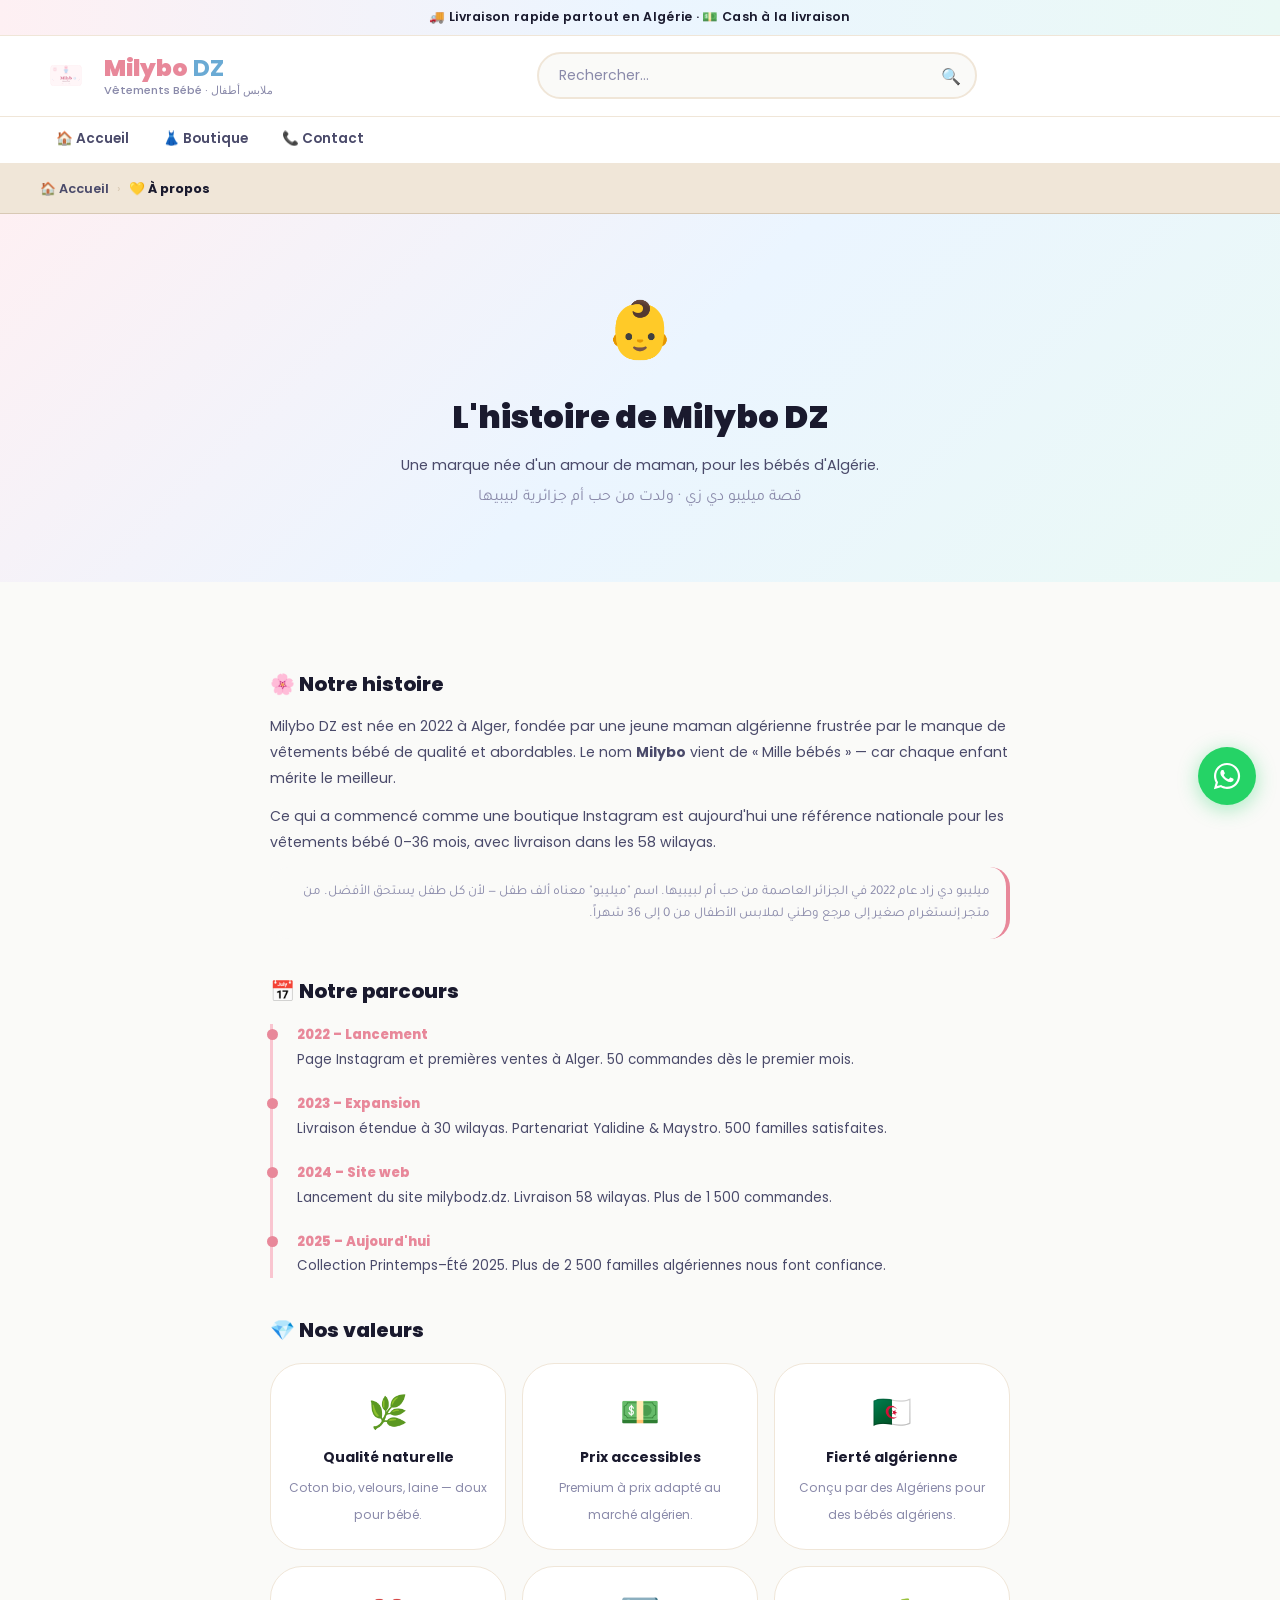
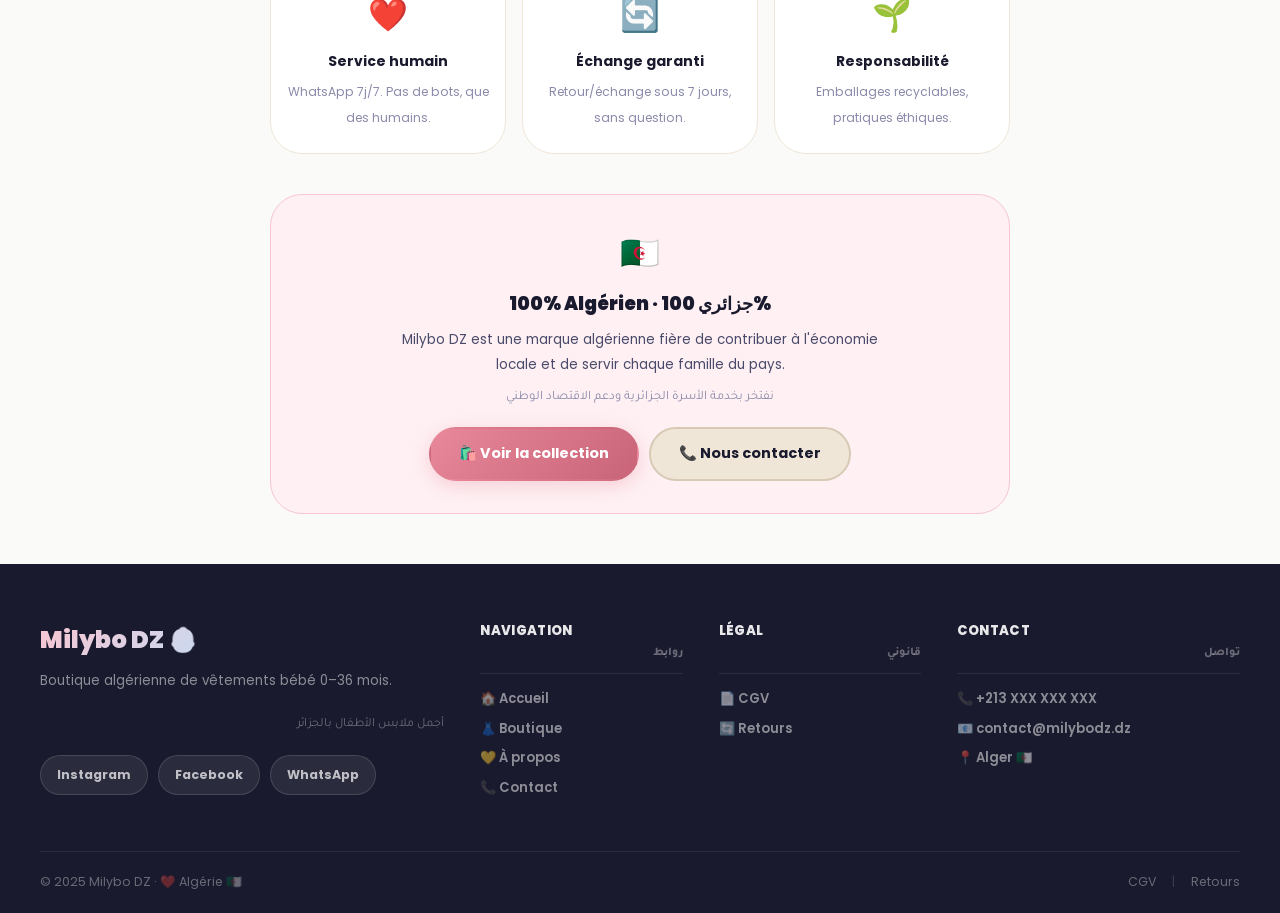
<file: apropos.html>
<!DOCTYPE html>
<html lang="fr">
<head>
  <meta charset="UTF-8"/><meta name="viewport" content="width=device-width,initial-scale=1.0"/>
  <title>À propos – Milybo DZ | قصتنا</title>
  <meta name="description" content="Découvrez l'histoire de Milybo DZ, marque algérienne de vêtements bébé de 0 à 36 mois fondée à Alger par une maman." />
  <meta name="keywords" content="vêtements bébé Algérie, habits bébé DZ, ملابس أطفال, milybo dz, e-commerce algérie" />
  <link rel="stylesheet" href="css/style.css"/>
  <link rel="stylesheet" href="css/mobile.css"/>
  <link rel="icon" type="image/png" href="images/logo2.png"/>
  <style>
    .about-hero{background:linear-gradient(135deg,var(--rose-pale),var(--sky-pale),var(--mint-pale));padding:70px 40px;text-align:center;}
    .about-hero h1{font-size:2rem;font-weight:900;color:var(--text-dark);margin-bottom:10px;}
    .about-body{max-width:820px;margin:0 auto;padding:50px 40px;}
    .about-body h2{font-size:1.25rem;font-weight:800;color:var(--text-dark);margin:36px 0 12px;}
    .about-body p{color:var(--text-mid);line-height:1.85;font-size:.88rem;margin-bottom:12px;}
    .ar-block{font-family:var(--font-arabic);direction:rtl;background:var(--off-white);padding:14px 16px;border-right:4px solid var(--rose);border-radius:var(--radius-md);font-size:.84rem;color:var(--text-soft);margin-bottom:20px;}
    .values-grid{display:grid;grid-template-columns:repeat(auto-fit,minmax(190px,1fr));gap:16px;margin-top:16px;}
    .value-card{background:white;border:1.5px solid var(--cream);border-radius:var(--radius-lg);padding:22px 16px;text-align:center;}
    .value-card .icon{font-size:2rem;margin-bottom:8px;}
    .value-card strong{display:block;font-size:.87rem;color:var(--text-dark);margin-bottom:5px;}
    .value-card span{font-size:.76rem;color:var(--text-soft);}
    .timeline{border-left:3px solid var(--rose-light);padding-left:24px;margin:16px 0;}
    .tl-item{margin-bottom:22px;position:relative;}
    .tl-item::before{content:'';width:11px;height:11px;background:var(--rose);border-radius:50%;position:absolute;left:-30px;top:5px;}
    .tl-year{font-weight:800;color:var(--rose);font-size:.82rem;margin-bottom:3px;}
    .tl-text{font-size:.84rem;color:var(--text-mid);}
    .cta-box{background:var(--rose-pale);border:1.5px solid var(--rose-light);border-radius:var(--radius-lg);padding:32px;text-align:center;margin-top:40px;}
    @media(max-width:768px){.about-hero,.about-body{padding:40px 20px;}}
  </style>
</head>
<body>
<header class="header" id="main-header">
  <div class="header-top">🚚 Livraison rapide partout en Algérie · 💵 Cash à la livraison</div>
  <div class="header-main">
    <a href="index.html" class="logo"><div class="logo-mark"><img src="images/milybo_logo.png" alt="Milybo DZ"/></div><div class="logo-text"><div class="logo-name">Milybo <span class="dz">DZ</span></div><span class="logo-sub">Vêtements Bébé · ملابس أطفال</span></div></a>
    <div class="search-bar"><input type="text" placeholder="Rechercher…" id="search-input"/><button type="button">🔍</button></div>
    <div class="header-actions">
      <button class="burger" id="burger-btn"><span></span><span></span><span></span></button>
    </div>
  </div>
  <nav class="nav" id="main-nav">
    <a href="index.html" class="nav-link">🏠 Accueil</a>
    <a href="boutique.html" class="nav-link">👗 Boutique</a>
    <a href="contact.html" class="nav-link">📞 Contact</a>
  </nav>
</header>
<div class="breadcrumb"><a href="index.html">🏠 Accueil</a><span class="sep">›</span><span class="current">💛 À propos</span></div>

<div class="about-hero">
  <div style="font-size:3.5rem;margin-bottom:14px;">👶</div>
  <h1>L'histoire de Milybo DZ</h1>
  <p style="color:var(--text-mid);max-width:520px;margin:10px auto 0;font-size:.9rem;">Une marque née d'un amour de maman, pour les bébés d'Algérie.</p>
  <div style="font-family:var(--font-arabic);color:var(--text-soft);margin-top:8px;">قصة ميليبو دي زي · ولدت من حب أم جزائرية لبيبيها</div>
</div>

<div class="about-body">
  <h2>🌸 Notre histoire</h2>
  <p>Milybo DZ est née en 2022 à Alger, fondée par une jeune maman algérienne frustrée par le manque de vêtements bébé de qualité et abordables. Le nom <strong>Milybo</strong> vient de « Mille bébés » — car chaque enfant mérite le meilleur.</p>
  <p>Ce qui a commencé comme une boutique Instagram est aujourd'hui une référence nationale pour les vêtements bébé 0–36 mois, avec livraison dans les 58 wilayas.</p>
  <div class="ar-block">ميليبو دي زاد عام 2022 في الجزائر العاصمة من حب أم لبيبيها. اسم "ميليبو" معناه ألف طفل — لأن كل طفل يستحق الأفضل. من متجر إنستغرام صغير إلى مرجع وطني لملابس الأطفال من 0 إلى 36 شهراً.</div>

  <h2>📅 Notre parcours</h2>
  <div class="timeline">
    <div class="tl-item"><div class="tl-year">2022 – Lancement</div><div class="tl-text">Page Instagram et premières ventes à Alger. 50 commandes dès le premier mois.</div></div>
    <div class="tl-item"><div class="tl-year">2023 – Expansion</div><div class="tl-text">Livraison étendue à 30 wilayas. Partenariat Yalidine & Maystro. 500 familles satisfaites.</div></div>
    <div class="tl-item"><div class="tl-year">2024 – Site web</div><div class="tl-text">Lancement du site milybodz.dz. Livraison 58 wilayas. Plus de 1 500 commandes.</div></div>
    <div class="tl-item"><div class="tl-year">2025 – Aujourd'hui</div><div class="tl-text">Collection Printemps–Été 2025. Plus de 2 500 familles algériennes nous font confiance.</div></div>
  </div>

  <h2>💎 Nos valeurs</h2>
  <div class="values-grid">
    <div class="value-card"><div class="icon">🌿</div><strong>Qualité naturelle</strong><span>Coton bio, velours, laine — doux pour bébé.</span></div>
    <div class="value-card"><div class="icon">💵</div><strong>Prix accessibles</strong><span>Premium à prix adapté au marché algérien.</span></div>
    <div class="value-card"><div class="icon">🇩🇿</div><strong>Fierté algérienne</strong><span>Conçu par des Algériens pour des bébés algériens.</span></div>
    <div class="value-card"><div class="icon">❤️</div><strong>Service humain</strong><span>WhatsApp 7j/7. Pas de bots, que des humains.</span></div>
    <div class="value-card"><div class="icon">🔄</div><strong>Échange garanti</strong><span>Retour/échange sous 7 jours, sans question.</span></div>
    <div class="value-card"><div class="icon">🌱</div><strong>Responsabilité</strong><span>Emballages recyclables, pratiques éthiques.</span></div>
  </div>

  <div class="cta-box">
    <div style="font-size:2rem;margin-bottom:10px;">🇩🇿</div>
    <h3 style="font-weight:900;font-size:1.15rem;color:var(--text-dark);margin-bottom:8px;">100% Algérien · جزائري 100%</h3>
    <p style="font-size:.84rem;color:var(--text-mid);max-width:480px;margin:0 auto 8px;">Milybo DZ est une marque algérienne fière de contribuer à l'économie locale et de servir chaque famille du pays.</p>
    <p style="font-family:var(--font-arabic);font-size:.8rem;color:var(--text-soft);direction:rtl;">نفتخر بخدمة الأسرة الجزائرية ودعم الاقتصاد الوطني</p>
    <div style="display:flex;gap:10px;justify-content:center;margin-top:18px;flex-wrap:wrap;">
      <a href="boutique.html" class="btn btn-primary">🛍️ Voir la collection</a>
      <a href="contact.html" class="btn btn-cream">📞 Nous contacter</a>
    </div>
  </div>
</div>

<footer class="footer">
  <div class="footer-grid">
    <div class="footer-brand"><div class="footer-logo-name">Milybo DZ 👶</div><p>Boutique algérienne de vêtements bébé 0–36 mois.</p><div class="footer-tagline-ar">أجمل ملابس الأطفال بالجزائر</div><div class="social-links"><a href="https://www.instagram.com/milybo_tlemcen?igsh=MXNlMnpzYnJheDdwcg==" class="social-link instagram" target="_blank">Instagram</a><a href="https://www.facebook.com/share/1BFJJEXAPN/" class="social-link facebook" target="_blank">Facebook</a><a href="https://wa.me/213559449995" class="social-link whatsapp" target="_blank">WhatsApp</a></div></div>
    <div><h4>Navigation<span class="ar">روابط</span></h4><div class="footer-links"><a href="index.html">🏠 Accueil</a><a href="boutique.html">👗 Boutique</a><a href="apropos.html">💛 À propos</a><a href="contact.html">📞 Contact</a></div></div>
    <div><h4>Légal<span class="ar">قانوني</span></h4><div class="footer-links"><a href="cgv.html">📄 CGV</a><a href="retours.html">🔄 Retours</a></div></div>
    <div><h4>Contact<span class="ar">تواصل</span></h4><div class="footer-links"><a href="#">📞 +213 XXX XXX XXX</a><a href="#">📧 contact@milybodz.dz</a><a href="#">📍 Alger 🇩🇿</a></div></div>
  </div>
  <div class="footer-bottom"><div class="footer-bottom-left">© 2025 Milybo DZ · ❤️ Algérie 🇩🇿</div><div class="footer-bottom-right"><a href="cgv.html">CGV</a><span class="footer-bottom-sep">|</span><a href="retours.html">Retours</a></div></div>
</footer>
<div id="toast-container" class="toast-container"></div>
<script src="js/data.js"></script>
<script src="js/main.js"></script>
<script src="js/marketing.js"></script>
</body>
</html>
</file>
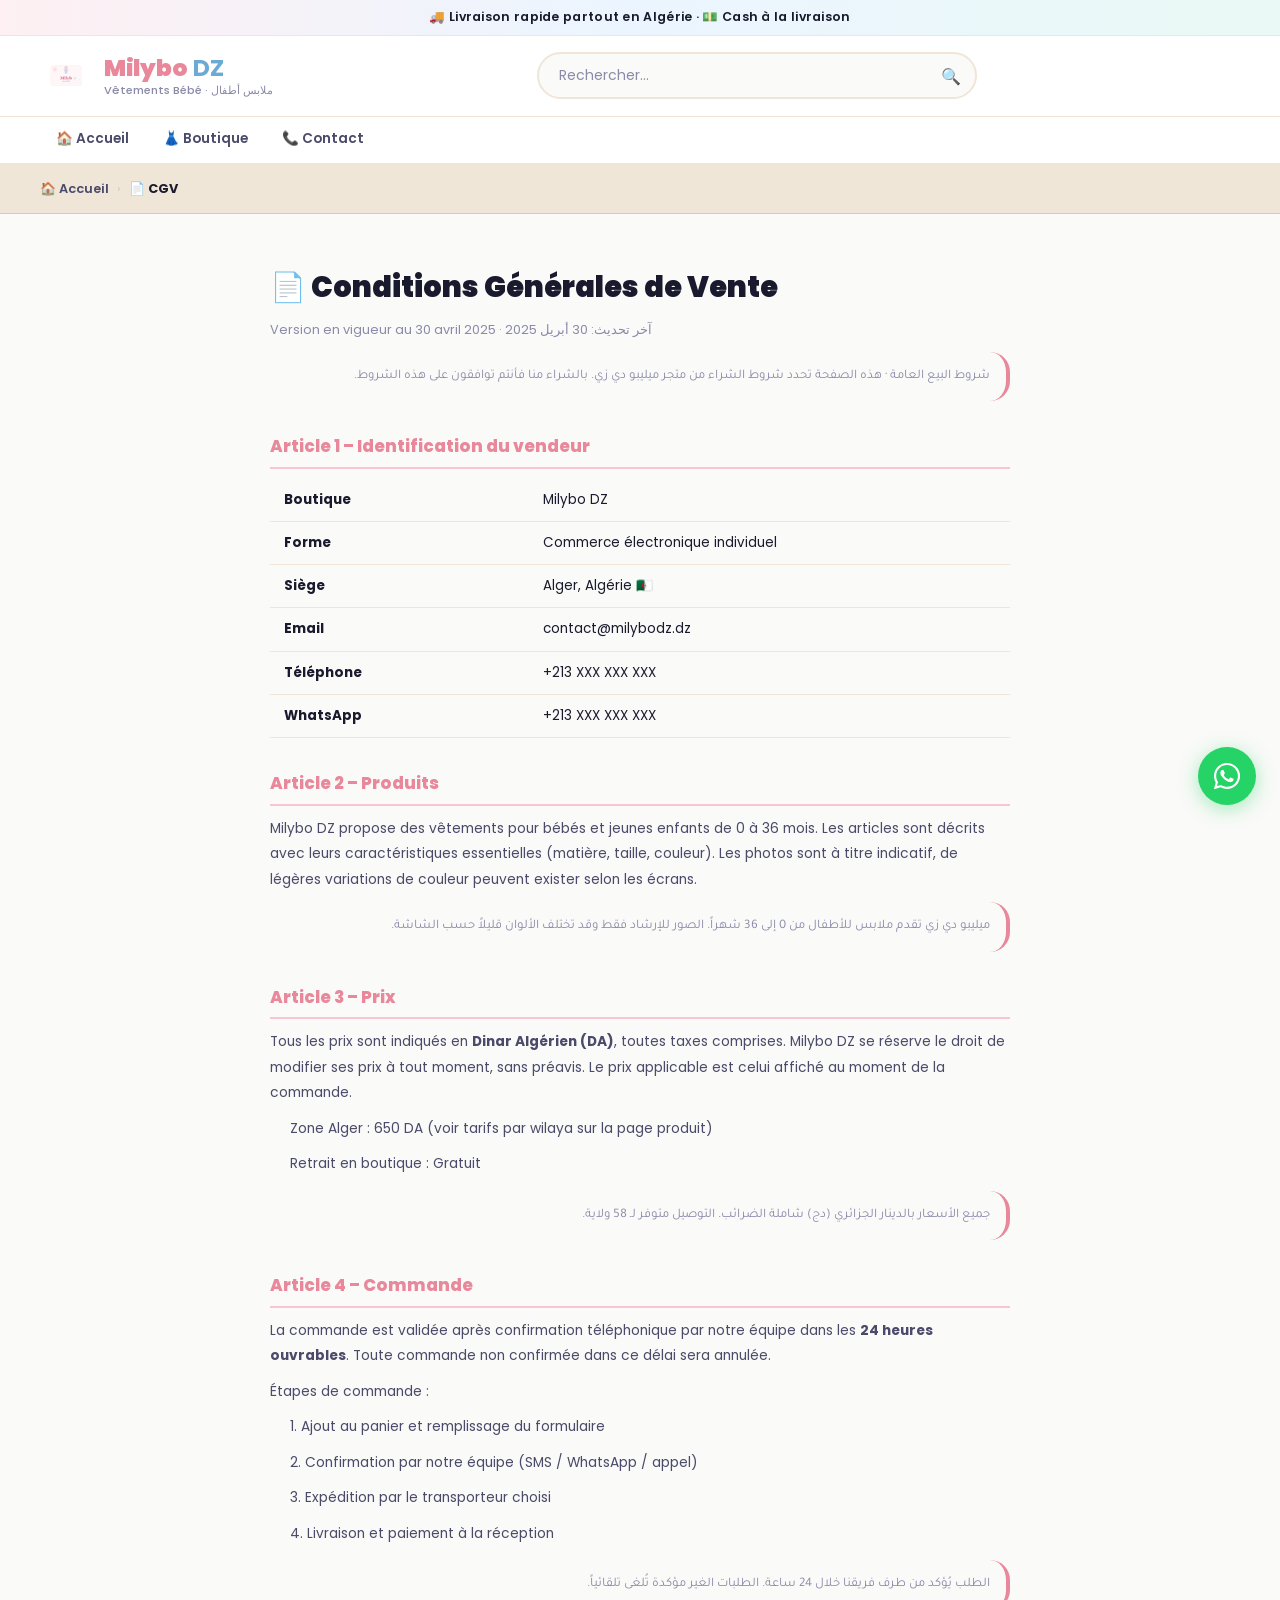
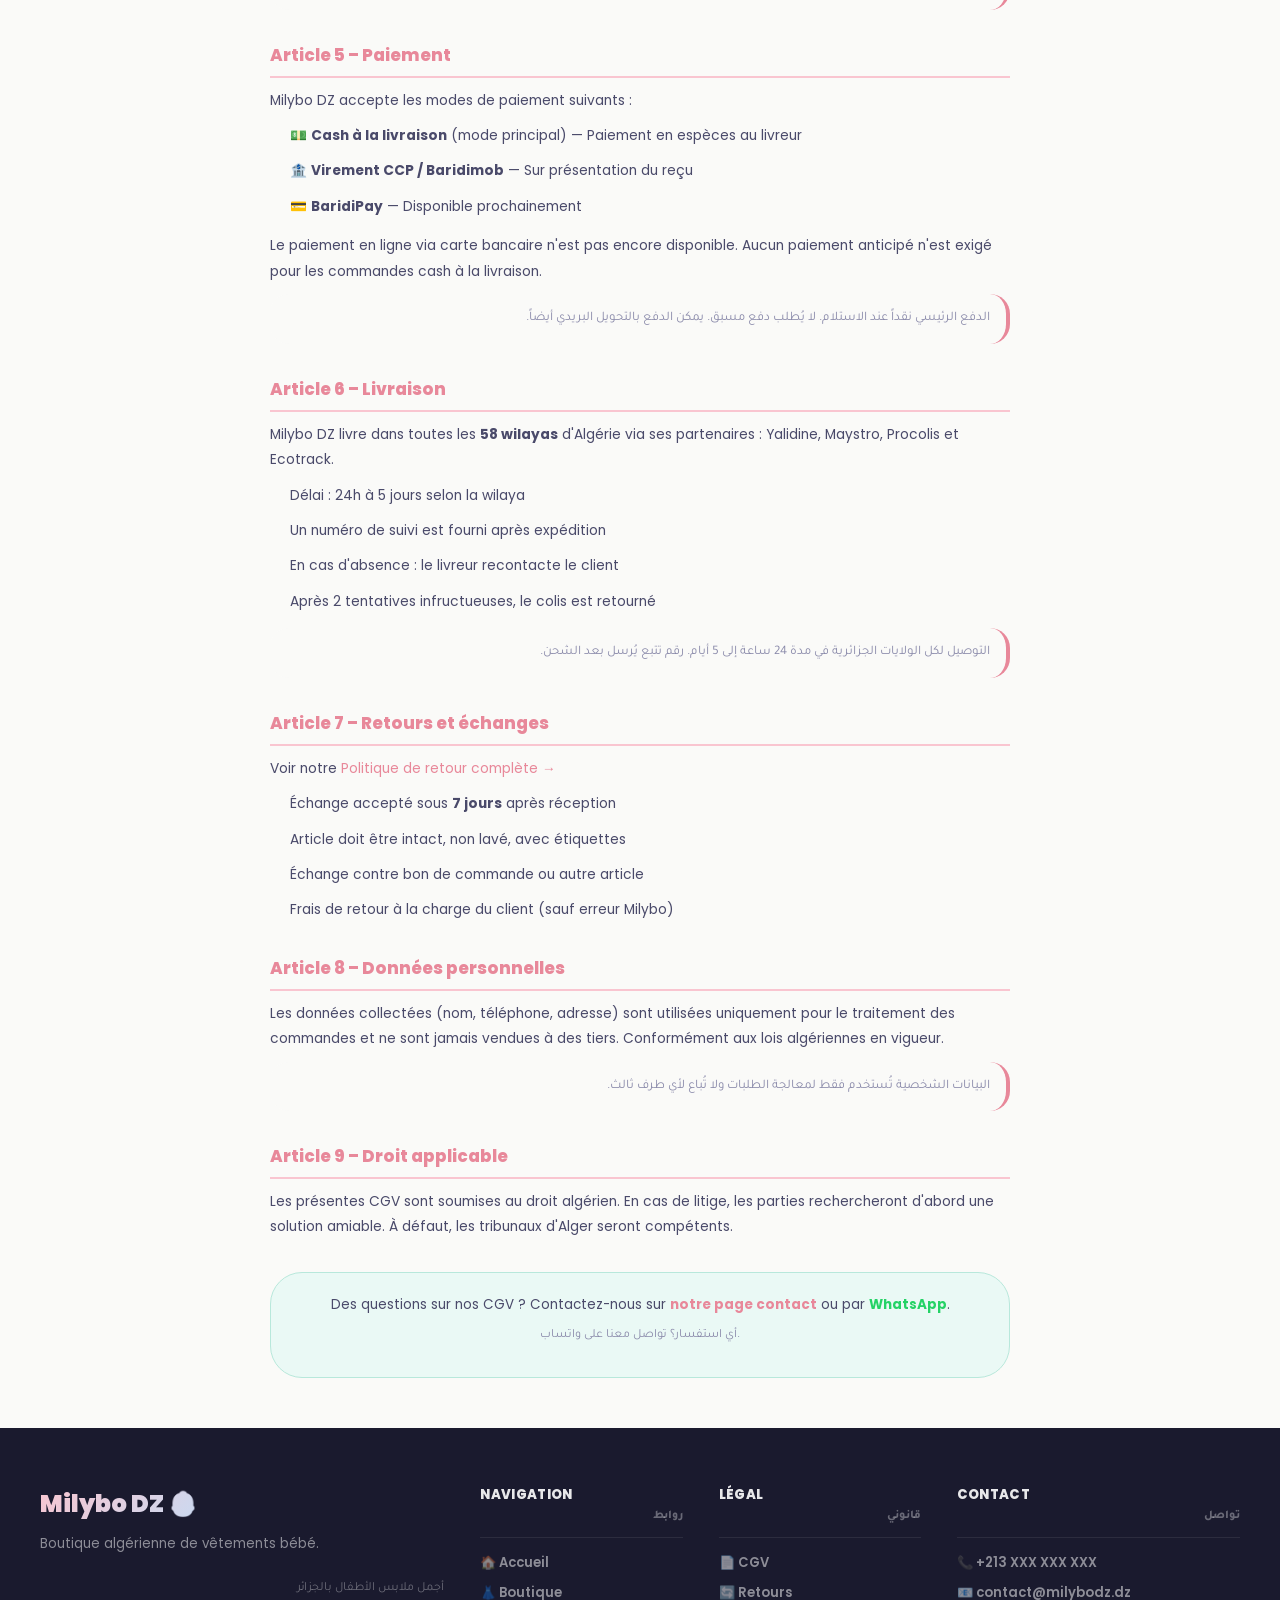
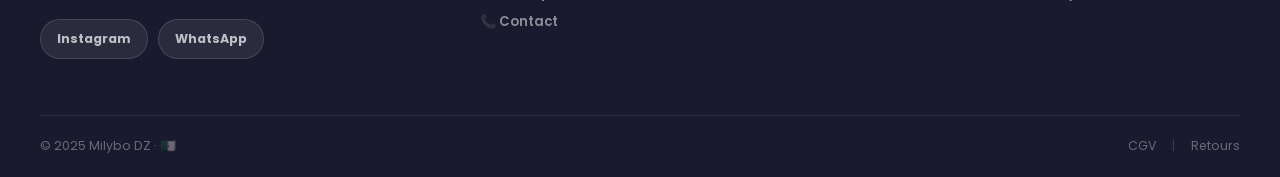
<file: cgv.html>
<!DOCTYPE html>
<html lang="fr">
<head>
  <meta charset="UTF-8"/><meta name="viewport" content="width=device-width,initial-scale=1.0"/>
  <title>CGV – Milybo DZ | شروط البيع</title>
  <meta name="description" content="Conditions Générales de Vente (CGV) de Milybo DZ. Lisez les règles d'achat et livraison de nos vêtements pour bébé en Algérie." />
  <meta name="keywords" content="vêtements bébé Algérie, habits bébé DZ, ملابس أطفال, milybo dz, e-commerce algérie" />
  <link rel="stylesheet" href="css/style.css"/>
  <link rel="icon" type="image/png" href="images/milybo.jpg"/>
  <style>
    .legal-page{max-width:820px;margin:0 auto;padding:50px 40px;}
    .legal-page h1{font-size:1.8rem;font-weight:900;color:var(--text-dark);margin-bottom:6px;}
    .legal-page h2{font-size:1.05rem;font-weight:800;color:var(--rose);margin:32px 0 10px;padding-bottom:6px;border-bottom:2px solid var(--rose-light);}
    .legal-page p,.legal-page li{color:var(--text-mid);font-size:.86rem;line-height:1.85;margin-bottom:10px;}
    .legal-page ul{padding-left:20px;margin-bottom:14px;}
    .ar-block{font-family:var(--font-arabic);direction:rtl;background:var(--off-white);padding:14px 16px;border-right:4px solid var(--rose);border-radius:var(--radius-md);font-size:.82rem;color:var(--text-soft);margin-bottom:16px;}
    .info-table{width:100%;border-collapse:collapse;margin-bottom:16px;font-size:.84rem;}
    .info-table td{padding:10px 14px;border-bottom:1px solid var(--cream);}
    .info-table td:first-child{font-weight:700;color:var(--text-dark);width:35%;}
    @media(max-width:768px){.legal-page{padding:30px 20px;}}
  </style>
</head>
<body>
<header class="header" id="main-header">
  <div class="header-top">🚚 Livraison rapide partout en Algérie · 💵 Cash à la livraison</div>
  <div class="header-main">
    <a href="index.html" class="logo"><div class="logo-mark"><img src="images/milybo_logo.png" alt="Milybo DZ"/></div><div class="logo-text"><div class="logo-name">Milybo <span class="dz">DZ</span></div><span class="logo-sub">Vêtements Bébé · ملابس أطفال</span></div></a>
    <div class="search-bar"><input type="text" placeholder="Rechercher…" id="search-input"/><button type="button">🔍</button></div>
    <div class="header-actions">
      <button class="burger" id="burger-btn"><span></span><span></span><span></span></button>
    </div>
  </div>
  <nav class="nav" id="main-nav">
    <a href="index.html" class="nav-link">🏠 Accueil</a><a href="boutique.html" class="nav-link">👗 Boutique</a><a href="contact.html" class="nav-link">📞 Contact</a>
  </nav>
</header>
<div class="breadcrumb"><a href="index.html">🏠 Accueil</a><span class="sep">›</span><span class="current">📄 CGV</span></div>

<div class="legal-page">
  <h1>📄 Conditions Générales de Vente</h1>
  <p style="color:var(--text-soft);font-size:.8rem;">Version en vigueur au 30 avril 2025 · آخر تحديث: 30 أبريل 2025</p>
  <div class="ar-block">شروط البيع العامة · هذه الصفحة تحدد شروط الشراء من متجر ميليبو دي زي. بالشراء منا فأنتم توافقون على هذه الشروط.</div>

  <h2>Article 1 – Identification du vendeur</h2>
  <table class="info-table">
    <tr><td>Boutique</td><td>Milybo DZ</td></tr>
    <tr><td>Forme</td><td>Commerce électronique individuel</td></tr>
    <tr><td>Siège</td><td>Alger, Algérie 🇩🇿</td></tr>
    <tr><td>Email</td><td>contact@milybodz.dz</td></tr>
    <tr><td>Téléphone</td><td>+213 XXX XXX XXX</td></tr>
    <tr><td>WhatsApp</td><td>+213 XXX XXX XXX</td></tr>
  </table>

  <h2>Article 2 – Produits</h2>
  <p>Milybo DZ propose des vêtements pour bébés et jeunes enfants de 0 à 36 mois. Les articles sont décrits avec leurs caractéristiques essentielles (matière, taille, couleur). Les photos sont à titre indicatif, de légères variations de couleur peuvent exister selon les écrans.</p>
  <div class="ar-block">ميليبو دي زي تقدم ملابس للأطفال من 0 إلى 36 شهراً. الصور للإرشاد فقط وقد تختلف الألوان قليلاً حسب الشاشة.</div>

  <h2>Article 3 – Prix</h2>
  <p>Tous les prix sont indiqués en <strong>Dinar Algérien (DA)</strong>, toutes taxes comprises. Milybo DZ se réserve le droit de modifier ses prix à tout moment, sans préavis. Le prix applicable est celui affiché au moment de la commande.</p>
  <ul>
    <li>Zone Alger : 650 DA (voir tarifs par wilaya sur la page produit)</li>
    <li>Retrait en boutique : Gratuit</li>
  </ul>
  <div class="ar-block">جميع الأسعار بالدينار الجزائري (دج) شاملة الضرائب. التوصيل متوفر لـ 58 ولاية.</div>

  <h2>Article 4 – Commande</h2>
  <p>La commande est validée après confirmation téléphonique par notre équipe dans les <strong>24 heures ouvrables</strong>. Toute commande non confirmée dans ce délai sera annulée.</p>
  <p>Étapes de commande :</p>
  <ul>
    <li>1. Ajout au panier et remplissage du formulaire</li>
    <li>2. Confirmation par notre équipe (SMS / WhatsApp / appel)</li>
    <li>3. Expédition par le transporteur choisi</li>
    <li>4. Livraison et paiement à la réception</li>
  </ul>
  <div class="ar-block">الطلب يُؤكد من طرف فريقنا خلال 24 ساعة. الطلبات الغير مؤكدة تُلغى تلقائياً.</div>

  <h2>Article 5 – Paiement</h2>
  <p>Milybo DZ accepte les modes de paiement suivants :</p>
  <ul>
    <li>💵 <strong>Cash à la livraison</strong> (mode principal) — Paiement en espèces au livreur</li>
    <li>🏦 <strong>Virement CCP / Baridimob</strong> — Sur présentation du reçu</li>
    <li>💳 <strong>BaridiPay</strong> — Disponible prochainement</li>
  </ul>
  <p>Le paiement en ligne via carte bancaire n'est pas encore disponible. Aucun paiement anticipé n'est exigé pour les commandes cash à la livraison.</p>
  <div class="ar-block">الدفع الرئيسي نقداً عند الاستلام. لا يُطلب دفع مسبق. يمكن الدفع بالتحويل البريدي أيضاً.</div>

  <h2>Article 6 – Livraison</h2>
  <p>Milybo DZ livre dans toutes les <strong>58 wilayas</strong> d'Algérie via ses partenaires : Yalidine, Maystro, Procolis et Ecotrack.</p>
  <ul>
    <li>Délai : 24h à 5 jours selon la wilaya</li>
    <li>Un numéro de suivi est fourni après expédition</li>
    <li>En cas d'absence : le livreur recontacte le client</li>
    <li>Après 2 tentatives infructueuses, le colis est retourné</li>
  </ul>
  <div class="ar-block">التوصيل لكل الولايات الجزائرية في مدة 24 ساعة إلى 5 أيام. رقم تتبع يُرسل بعد الشحن.</div>

  <h2>Article 7 – Retours et échanges</h2>
  <p>Voir notre <a href="retours.html" style="color:var(--rose);">Politique de retour complète →</a></p>
  <ul>
    <li>Échange accepté sous <strong>7 jours</strong> après réception</li>
    <li>Article doit être intact, non lavé, avec étiquettes</li>
    <li>Échange contre bon de commande ou autre article</li>
    <li>Frais de retour à la charge du client (sauf erreur Milybo)</li>
  </ul>

  <h2>Article 8 – Données personnelles</h2>
  <p>Les données collectées (nom, téléphone, adresse) sont utilisées uniquement pour le traitement des commandes et ne sont jamais vendues à des tiers. Conformément aux lois algériennes en vigueur.</p>
  <div class="ar-block">البيانات الشخصية تُستخدم فقط لمعالجة الطلبات ولا تُباع لأي طرف ثالث.</div>

  <h2>Article 9 – Droit applicable</h2>
  <p>Les présentes CGV sont soumises au droit algérien. En cas de litige, les parties rechercheront d'abord une solution amiable. À défaut, les tribunaux d'Alger seront compétents.</p>

  <div style="background:var(--mint-pale);border:1.5px solid var(--mint-light);border-radius:var(--radius-lg);padding:20px;margin-top:32px;text-align:center;">
    <p style="margin:0;font-size:.84rem;color:var(--text-mid);">Des questions sur nos CGV ? Contactez-nous sur <a href="contact.html" style="color:var(--rose);font-weight:700;">notre page contact</a> ou par <a href="https://wa.me/213559449995" style="color:#25D366;font-weight:700;">WhatsApp</a>.</p>
    <p style="font-family:var(--font-arabic);margin-top:6px;font-size:.78rem;color:var(--text-soft);">أي استفسار؟ تواصل معنا على واتساب.</p>
  </div>
</div>

<footer class="footer">
  <div class="footer-grid">
    <div class="footer-brand"><div class="footer-logo-name">Milybo DZ 👶</div><p>Boutique algérienne de vêtements bébé.</p><div class="footer-tagline-ar">أجمل ملابس الأطفال بالجزائر</div><div class="social-links"><a href="https://www.instagram.com/milybo_tlemcen?igsh=MXNlMnpzYnJheDdwcg==" class="social-link instagram" target="_blank">Instagram</a><a href="https://wa.me/213559449995" class="social-link whatsapp" target="_blank">WhatsApp</a></div></div>
    <div><h4>Navigation<span class="ar">روابط</span></h4><div class="footer-links"><a href="index.html">🏠 Accueil</a><a href="boutique.html">👗 Boutique</a><a href="contact.html">📞 Contact</a></div></div>
    <div><h4>Légal<span class="ar">قانوني</span></h4><div class="footer-links"><a href="cgv.html">📄 CGV</a><a href="retours.html">🔄 Retours</a></div></div>
    <div><h4>Contact<span class="ar">تواصل</span></h4><div class="footer-links"><a href="#">📞 +213 XXX XXX XXX</a><a href="#">📧 contact@milybodz.dz</a></div></div>
  </div>
  <div class="footer-bottom"><div class="footer-bottom-left">© 2025 Milybo DZ · 🇩🇿</div><div class="footer-bottom-right"><a href="cgv.html">CGV</a><span class="footer-bottom-sep">|</span><a href="retours.html">Retours</a></div></div>
</footer>
<div id="toast-container" class="toast-container"></div>
<script src="js/data.js"></script>
<script src="js/main.js"></script>
<script src="js/marketing.js"></script>
</body>
</html>
</file>
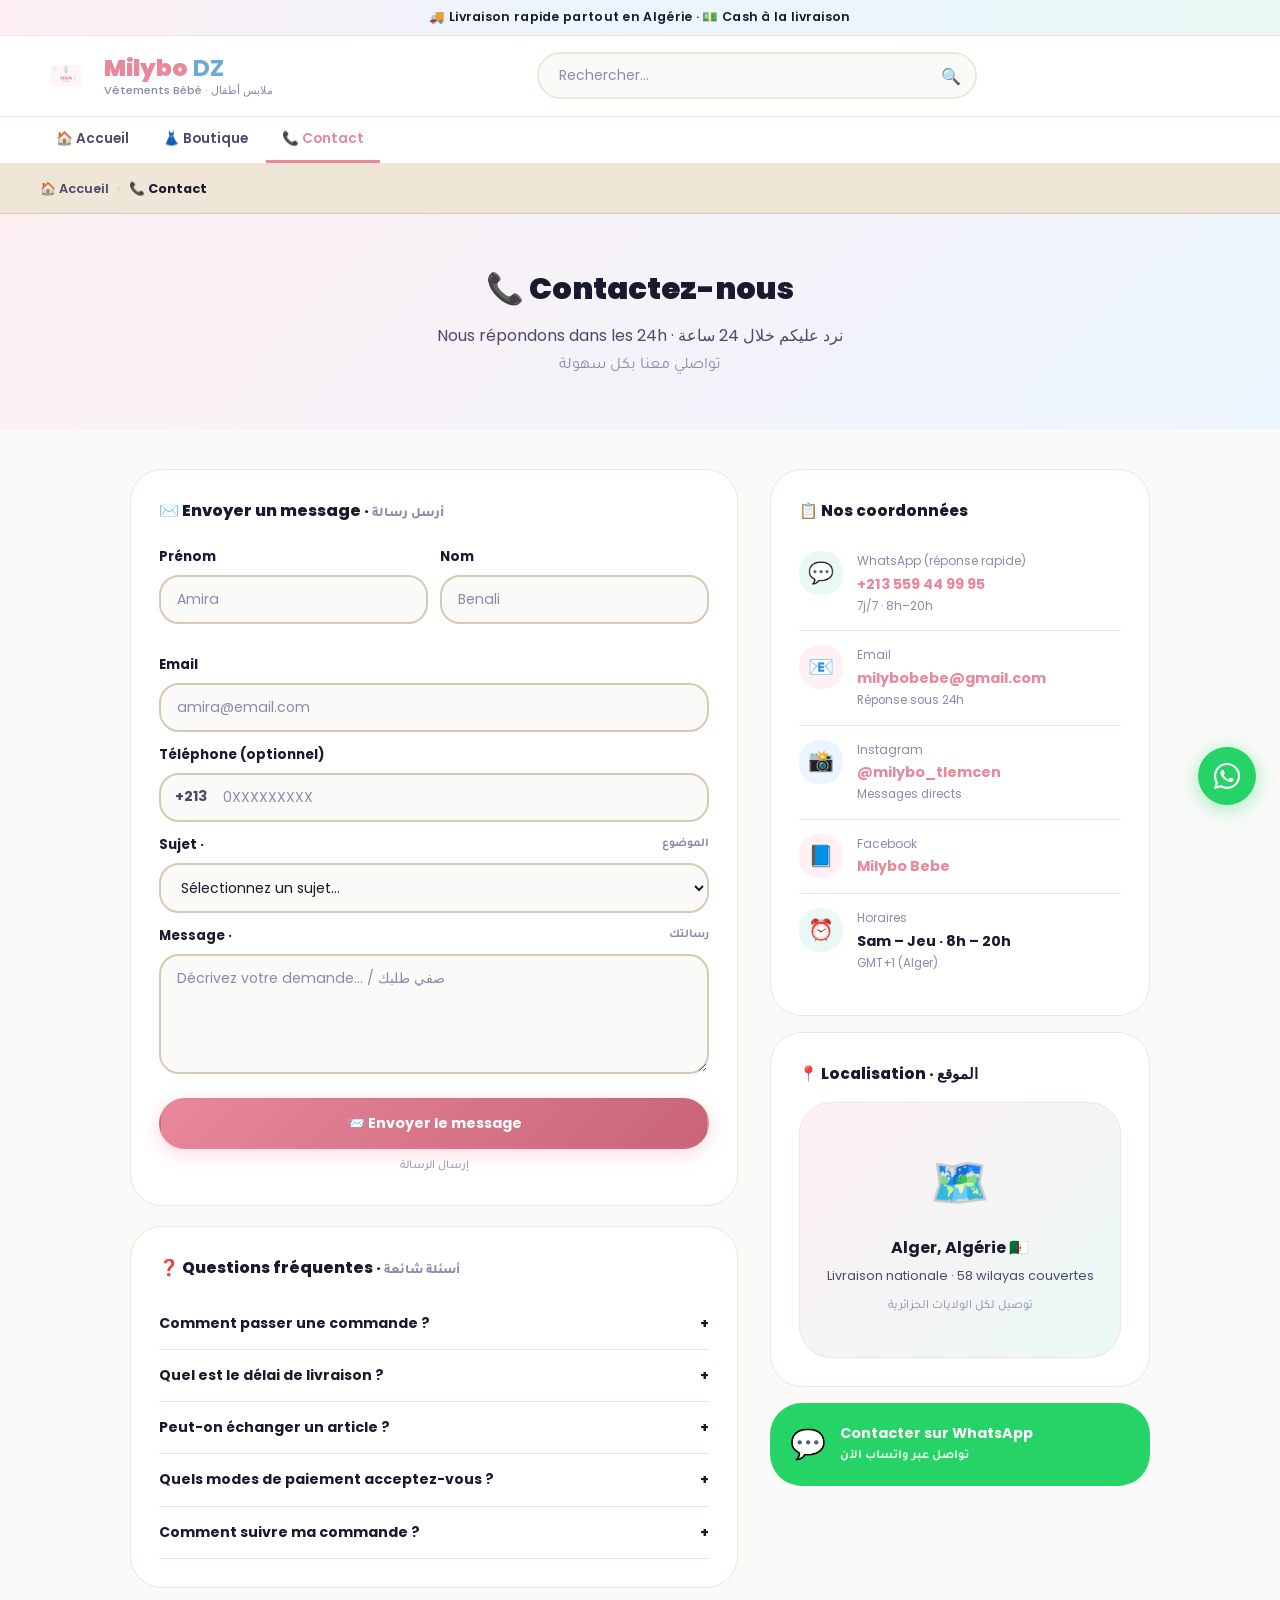
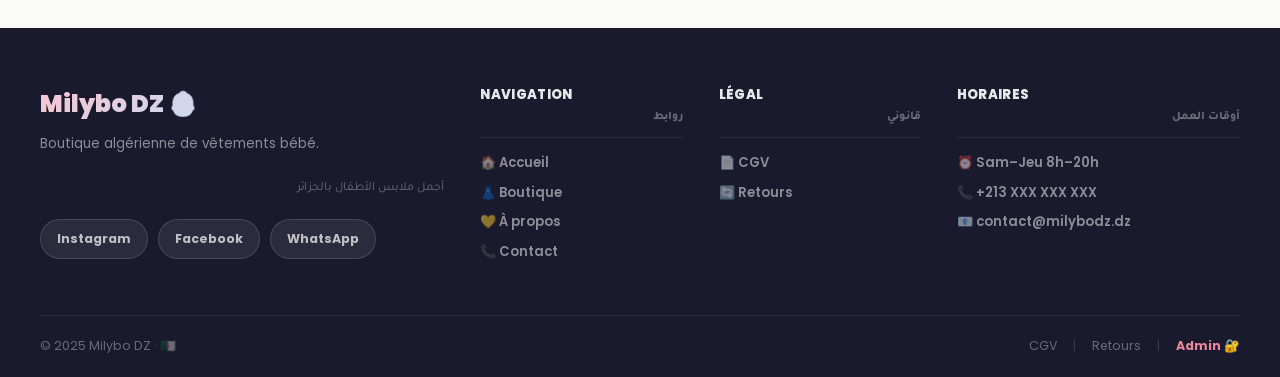
<file: contact.html>
<!DOCTYPE html>
<html lang="fr">
<head>
  <meta charset="UTF-8"/><meta name="viewport" content="width=device-width,initial-scale=1.0"/>
  <title>Contact – Milybo DZ | تواصل معنا</title>
  <meta name="description" content="Contactez Milybo DZ. Notre équipe répond sous 24h sur WhatsApp et par email pour toute question sur nos vêtements bébé." />
  <meta name="keywords" content="vêtements bébé Algérie, habits bébé DZ, ملابس أطفال, milybo dz, e-commerce algérie" />
  <link rel="stylesheet" href="css/style.css"/>
  <link rel="stylesheet" href="css/mobile.css"/>
  <link rel="icon" type="image/png" href="images/logo2.png"/>
  <style>
    .contact-layout{display:grid;grid-template-columns:1fr 380px;gap:32px;padding:40px;max-width:1100px;margin:0 auto;align-items:start;}
    .contact-info-card{background:white;border:1.5px solid var(--cream);border-radius:var(--radius-lg);padding:28px;margin-bottom:16px;}
    .contact-method{display:flex;gap:14px;align-items:flex-start;padding:14px 0;border-bottom:1px solid var(--cream);}
    .contact-method:last-child{border-bottom:none;}
    .c-icon{width:44px;height:44px;border-radius:var(--radius-md);display:flex;align-items:center;justify-content:center;font-size:1.3rem;flex-shrink:0;}
    .c-icon.rose{background:var(--rose-pale);}
    .c-icon.green{background:var(--mint-pale);}
    .c-icon.blue{background:var(--sky-pale);}
    .c-label{font-size:.75rem;color:var(--text-soft);margin-bottom:2px;}
    .c-value{font-size:.9rem;font-weight:700;color:var(--text-dark);}
    .c-value a{color:var(--rose);text-decoration:none;}
    .map-placeholder{background:linear-gradient(135deg,var(--rose-pale),var(--mint-pale));border:1.5px solid var(--cream);border-radius:var(--radius-lg);padding:40px 20px;text-align:center;margin-top:16px;}
    .faq-item{border-bottom:1px solid var(--cream);padding:14px 0;cursor:pointer;}
    .faq-q{font-weight:700;font-size:.88rem;color:var(--text-dark);display:flex;justify-content:space-between;align-items:center;}
    .faq-a{font-size:.82rem;color:var(--text-mid);line-height:1.7;margin-top:10px;display:none;}
    .faq-a.open{display:block;}
    @media(max-width:900px){.contact-layout{grid-template-columns:1fr;padding:20px;}}
  </style>
</head>
<body>
<header class="header" id="main-header">
  <div class="header-top">🚚 Livraison rapide partout en Algérie · 💵 Cash à la livraison</div>
  <div class="header-main">
    <a href="index.html" class="logo"><div class="logo-mark"><img src="images/milybo_logo.png" alt="Milybo DZ"/></div><div class="logo-text"><div class="logo-name">Milybo <span class="dz">DZ</span></div><span class="logo-sub">Vêtements Bébé · ملابس أطفال</span></div></a>
    <div class="search-bar"><input type="text" placeholder="Rechercher…" id="search-input"/><button type="button">🔍</button></div>
    <div class="header-actions">
      <button class="burger" id="burger-btn"><span></span><span></span><span></span></button>
    </div>
  </div>
  <nav class="nav" id="main-nav">
    <a href="index.html" class="nav-link">🏠 Accueil</a>
    <a href="boutique.html" class="nav-link">👗 Boutique</a>
    <a href="contact.html" class="nav-link active">📞 Contact</a>
  </nav>
</header>
<div class="breadcrumb"><a href="index.html">🏠 Accueil</a><span class="sep">›</span><span class="current">📞 Contact</span></div>

<div style="background:linear-gradient(135deg,var(--rose-pale),var(--sky-pale));padding:50px 40px;text-align:center;">
  <h1 style="font-size:1.9rem;font-weight:900;color:var(--text-dark);margin-bottom:8px;">📞 Contactez-nous</h1>
  <p style="color:var(--text-mid);margin-bottom:4px;">Nous répondons dans les 24h · نرد عليكم خلال 24 ساعة</p>
  <div style="font-family:var(--font-arabic);color:var(--text-soft);">تواصلي معنا بكل سهولة</div>
</div>

<div class="contact-layout">
  <!-- FORMULAIRE -->
  <div>
    <div style="background:white;border:1.5px solid var(--cream);border-radius:var(--radius-lg);padding:28px;margin-bottom:20px;">
      <h2 style="font-size:1rem;font-weight:800;color:var(--text-dark);margin-bottom:20px;">✉️ Envoyer un message · <span style="font-family:var(--font-arabic);font-size:.82rem;color:var(--text-soft);">أرسل رسالة</span></h2>
      <form id="contact-form">
        <div style="display:grid;grid-template-columns:1fr 1fr;gap:12px;margin-bottom:12px;">
          <div class="form-group"><label class="form-label">Prénom</label><input class="form-input" id="c-prenom" placeholder="Amira" required/></div>
          <div class="form-group"><label class="form-label">Nom</label><input class="form-input" id="c-nom" placeholder="Benali" required/></div>
        </div>
        <div class="form-group" style="margin-bottom:12px;"><label class="form-label">Email</label><input class="form-input" id="c-email" type="email" placeholder="amira@email.com" required/></div>
        <div class="form-group" style="margin-bottom:12px;">
          <label class="form-label">Téléphone (optionnel)</label>
          <div class="phone-wrap"><span class="phone-prefix">+213</span><input class="form-input phone-input" id="c-phone" placeholder="0XXXXXXXXX"/></div>
        </div>
        <div class="form-group" style="margin-bottom:12px;">
          <label class="form-label">Sujet · <span style="font-family:var(--font-arabic);color:var(--text-soft);font-size:.75rem;">الموضوع</span></label>
          <select class="form-input" id="c-sujet">
            <option value="">Sélectionnez un sujet…</option>
            <option>📦 Suivi de commande</option>
            <option>🔄 Échange / Retour</option>
            <option>💳 Paiement</option>
            <option>👗 Question produit</option>
            <option>🚚 Livraison</option>
            <option>💬 Autre</option>
          </select>
        </div>
        <div class="form-group" style="margin-bottom:16px;">
          <label class="form-label">Message · <span style="font-family:var(--font-arabic);color:var(--text-soft);font-size:.75rem;">رسالتك</span></label>
          <textarea class="form-input" id="c-message" placeholder="Décrivez votre demande… / صفي طلبك" style="min-height:120px;" required></textarea>
        </div>
        <button type="submit" class="btn btn-primary btn-full">📨 Envoyer le message</button>
        <div style="font-family:var(--font-arabic);text-align:center;font-size:.75rem;color:var(--text-soft);margin-top:8px;">إرسال الرسالة</div>
      </form>
    </div>

    <!-- FAQ -->
    <div style="background:white;border:1.5px solid var(--cream);border-radius:var(--radius-lg);padding:28px;">
      <h2 style="font-size:1rem;font-weight:800;color:var(--text-dark);margin-bottom:16px;">❓ Questions fréquentes · <span style="font-family:var(--font-arabic);font-size:.8rem;color:var(--text-soft);">أسئلة شائعة</span></h2>
      <div class="faq-item" onclick="toggleFaq(this)">
        <div class="faq-q">Comment passer une commande ? <span>+</span></div>
        <div class="faq-a">Sélectionnez le vêtement de votre choix, choisissez la taille puis cliquez sur "Commander via WhatsApp". Votre commande sera enregistrée et vous serez redirigé pour finaliser avec nous. الطلب يتم بسهولة عبر واتساب بالضغط على زر الطلب.</div>
      </div>
      <div class="faq-item" onclick="toggleFaq(this)">
        <div class="faq-q">Quel est le délai de livraison ? <span>+</span></div>
        <div class="faq-a">Alger et environs : 24–48h. Nord Algérie : 2–3 jours. Sud Algérie : 3–5 jours. التوصيل لكل الولايات خلال 2-5 أيام.</div>
      </div>
      <div class="faq-item" onclick="toggleFaq(this)">
        <div class="faq-q">Peut-on échanger un article ? <span>+</span></div>
        <div class="faq-a">Oui ! Échange gratuit sous 7 jours si l'article est intact et non lavé. Contactez-nous sur WhatsApp. Estéchange مجاني خلال 7 أيام من الاستلام.</div>
      </div>
      <div class="faq-item" onclick="toggleFaq(this)">
        <div class="faq-q">Quels modes de paiement acceptez-vous ? <span>+</span></div>
        <div class="faq-a">Cash à la livraison (principal), virement CCP/Baridimob. BaridiPay disponible prochainement. الدفع نقداً عند الاستلام أو تحويل بريدي.</div>
      </div>
      <div class="faq-item" onclick="toggleFaq(this)">
        <div class="faq-q">Comment suivre ma commande ? <span>+</span></div>
        <div class="faq-a">Après confirmation sur WhatsApp, nous vous fournirons un numéro de suivi de colis Yalidine/Ecotrack/Maystro dès son expédition. نوفر لكم رقم التتبع مباشرة بعد الشحن.</div>
      </div>
    </div>
  </div>

  <!-- INFOS CONTACT -->
  <div>
    <div class="contact-info-card">
      <h3 style="font-size:.95rem;font-weight:800;color:var(--text-dark);margin-bottom:14px;">📋 Nos coordonnées</h3>
      <div class="contact-method">
        <div class="c-icon green">💬</div>
        <div><div class="c-label">WhatsApp (réponse rapide)</div><div class="c-value"><a href="https://wa.me/213559449995" target="_blank">+213 559 44 99 95</a></div><div style="font-size:.74rem;color:var(--text-soft);">7j/7 · 8h–20h</div></div>
      </div>
      <div class="contact-method">
        <div class="c-icon rose">📧</div>
        <div><div class="c-label">Email</div><div class="c-value"><a href="mailto:milybobebe@gmail.com">milybobebe@gmail.com</a></div><div style="font-size:.74rem;color:var(--text-soft);">Réponse sous 24h</div></div>
      </div>
      <div class="contact-method">
        <div class="c-icon blue">📸</div>
        <div><div class="c-label">Instagram</div><div class="c-value"><a href="https://www.instagram.com/milybo_tlemcen?igsh=MXNlMnpzYnJheDdwcg==" target="_blank">@milybo_tlemcen</a></div><div style="font-size:.74rem;color:var(--text-soft);">Messages directs</div></div>
      </div>
      <div class="contact-method">
        <div class="c-icon rose">📘</div>
        <div><div class="c-label">Facebook</div><div class="c-value"><a href="https://www.facebook.com/share/1BFJJEXAPN/" target="_blank">Milybo Bebe</a></div></div>
      </div>
      <div class="contact-method">
        <div class="c-icon green">⏰</div>
        <div><div class="c-label">Horaires</div><div class="c-value">Sam – Jeu · 8h – 20h</div><div style="font-size:.74rem;color:var(--text-soft);">GMT+1 (Alger)</div></div>
      </div>
    </div>

    <!-- Localisation -->
    <div class="contact-info-card">
      <h3 style="font-size:.95rem;font-weight:800;color:var(--text-dark);margin-bottom:14px;">📍 Localisation · الموقع</h3>
      <div class="map-placeholder">
        <div style="font-size:3rem;margin-bottom:12px;">🗺️</div>
        <strong style="color:var(--text-dark);display:block;margin-bottom:4px;">Alger, Algérie 🇩🇿</strong>
        <div style="font-size:.8rem;color:var(--text-mid);margin-bottom:10px;">Livraison nationale · 58 wilayas couvertes</div>
        <div style="font-family:var(--font-arabic);font-size:.78rem;color:var(--text-soft);">توصيل لكل الولايات الجزائرية</div>
      </div>
    </div>

    <!-- WhatsApp CTA -->
    <a href="https://wa.me/213559449995?text=Bonjour%20Milybo%20DZ%2C%20j'ai%20une%20question." target="_blank"
       style="display:flex;align-items:center;gap:14px;background:#25D366;color:white;border-radius:var(--radius-lg);padding:18px 20px;text-decoration:none;font-weight:700;margin-top:8px;transition:opacity .2s;">
      <span style="font-size:1.8rem;">💬</span>
      <div>
        <div style="font-size:.9rem;">Contacter sur WhatsApp</div>
        <div style="font-family:var(--font-arabic);font-size:.78rem;opacity:.9;">تواصل عبر واتساب الآن</div>
      </div>
    </a>
  </div>
</div>

<footer class="footer">
  <div class="footer-grid">
    <div class="footer-brand"><div class="footer-logo-name">Milybo DZ 👶</div><p>Boutique algérienne de vêtements bébé.</p><div class="footer-tagline-ar">أجمل ملابس الأطفال بالجزائر</div><div class="social-links"><a href="https://www.instagram.com/milybo_tlemcen?igsh=MXNlMnpzYnJheDdwcg==" class="social-link instagram" target="_blank">Instagram</a><a href="https://www.facebook.com/share/1BFJJEXAPN/" class="social-link facebook" target="_blank">Facebook</a><a href="https://wa.me/213559449995" class="social-link whatsapp" target="_blank">WhatsApp</a></div></div>
    <div><h4>Navigation<span class="ar">روابط</span></h4><div class="footer-links"><a href="index.html">🏠 Accueil</a><a href="boutique.html">👗 Boutique</a><a href="apropos.html">💛 À propos</a><a href="contact.html">📞 Contact</a></div></div>
    <div><h4>Légal<span class="ar">قانوني</span></h4><div class="footer-links"><a href="cgv.html">📄 CGV</a><a href="retours.html">🔄 Retours</a></div></div>
    <div><h4>Horaires<span class="ar">أوقات العمل</span></h4><div class="footer-links"><a href="#">⏰ Sam–Jeu 8h–20h</a><a href="#">📞 +213 XXX XXX XXX</a><a href="#">📧 contact@milybodz.dz</a></div></div>
  </div>
  <div class="footer-bottom">
    <div class="footer-bottom-left">© 2025 Milybo DZ · 🇩🇿</div>
    <div class="footer-bottom-right">
      <a href="cgv.html">CGV</a><span class="footer-bottom-sep">|</span>
      <a href="retours.html">Retours</a><span class="footer-bottom-sep">|</span>
      <a href="admin.html" style="font-weight: bold; color: var(--rose);">Admin 🔐</a>
    </div>
  </div>
</footer>
<div id="toast-container" class="toast-container"></div>
<script src="js/data.js"></script>
<script src="js/main.js"></script>
<script src="js/marketing.js"></script>
<script>
document.getElementById('contact-form')?.addEventListener('submit', e => {
  e.preventDefault();
  showToast('✅ Message envoyé ! Nous répondrons sous 24h. شكراً لتواصلك معنا', 'success');
  e.target.reset();
});
function toggleFaq(el) {
  const ans = el.querySelector('.faq-a');
  const icon = el.querySelector('.faq-q span');
  const open = ans.classList.toggle('open');
  icon.textContent = open ? '−' : '+';
}
</script>
</body>
</html>
</file>
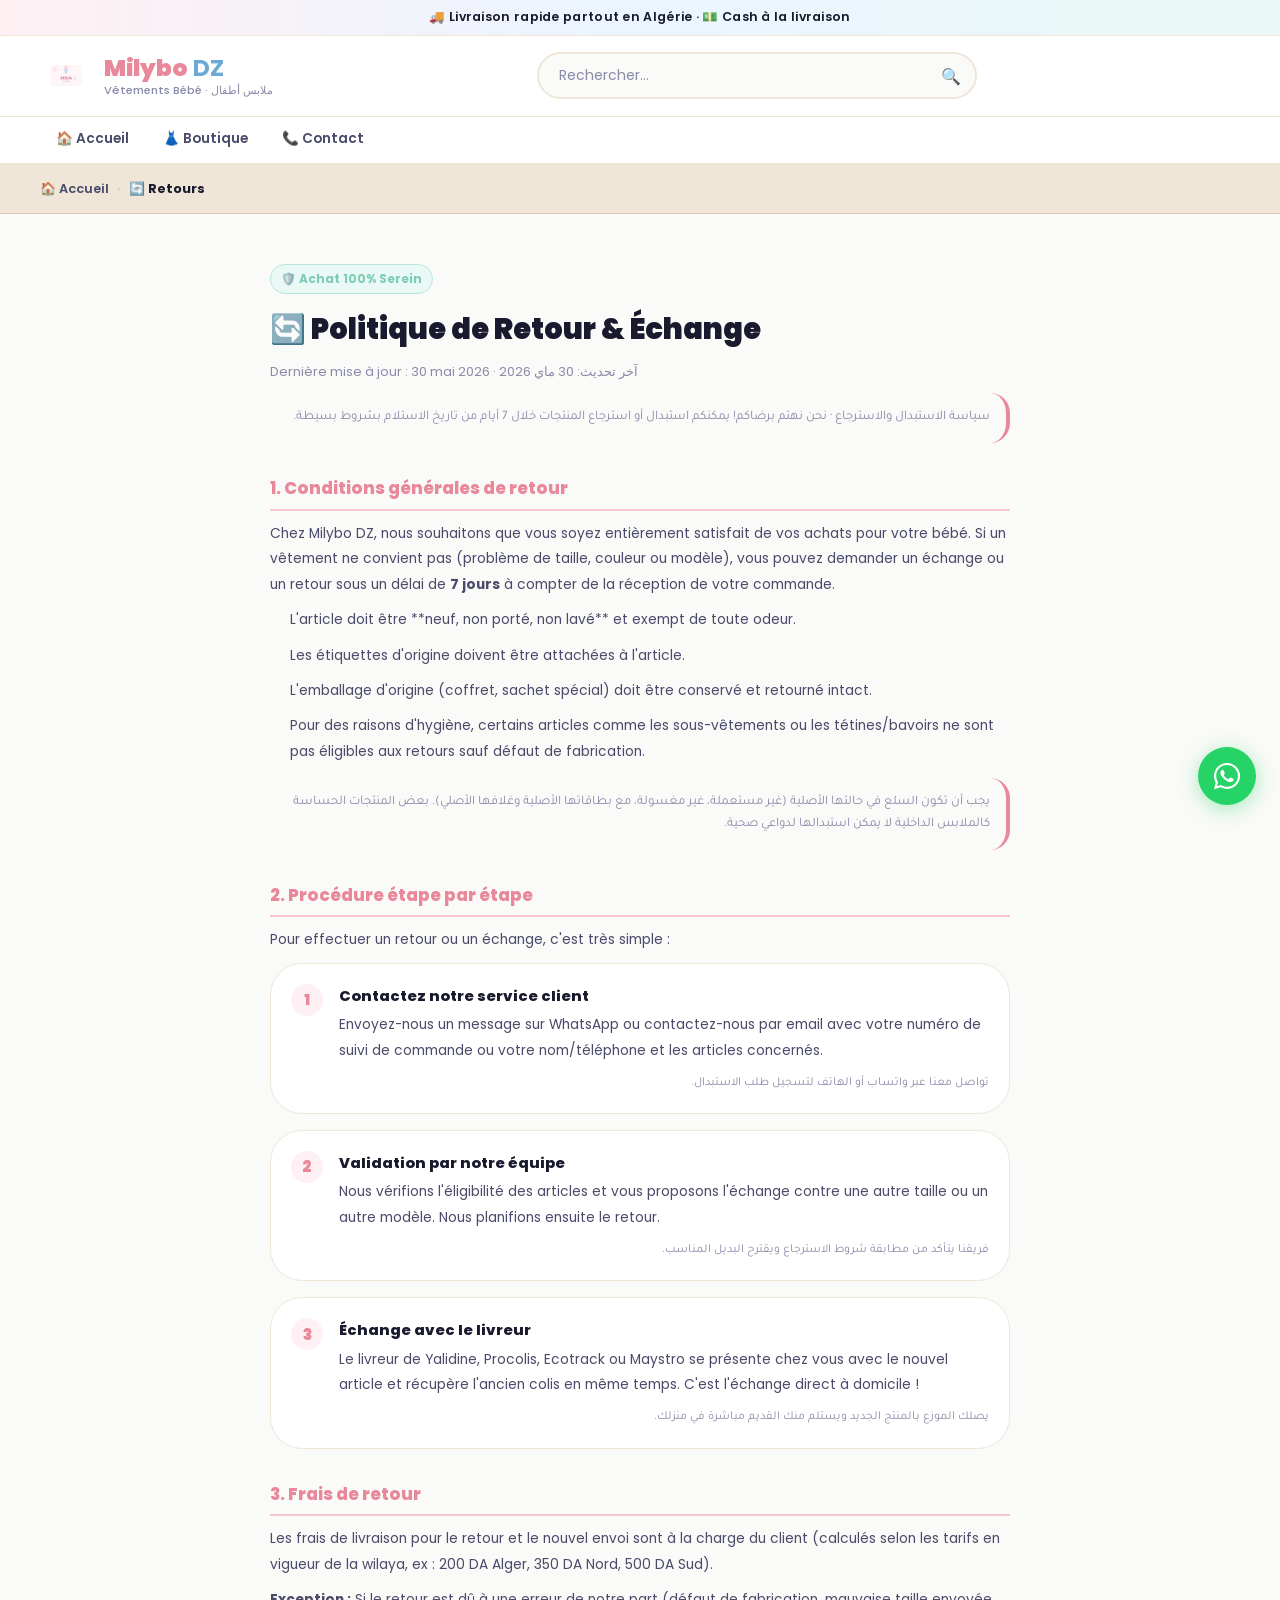
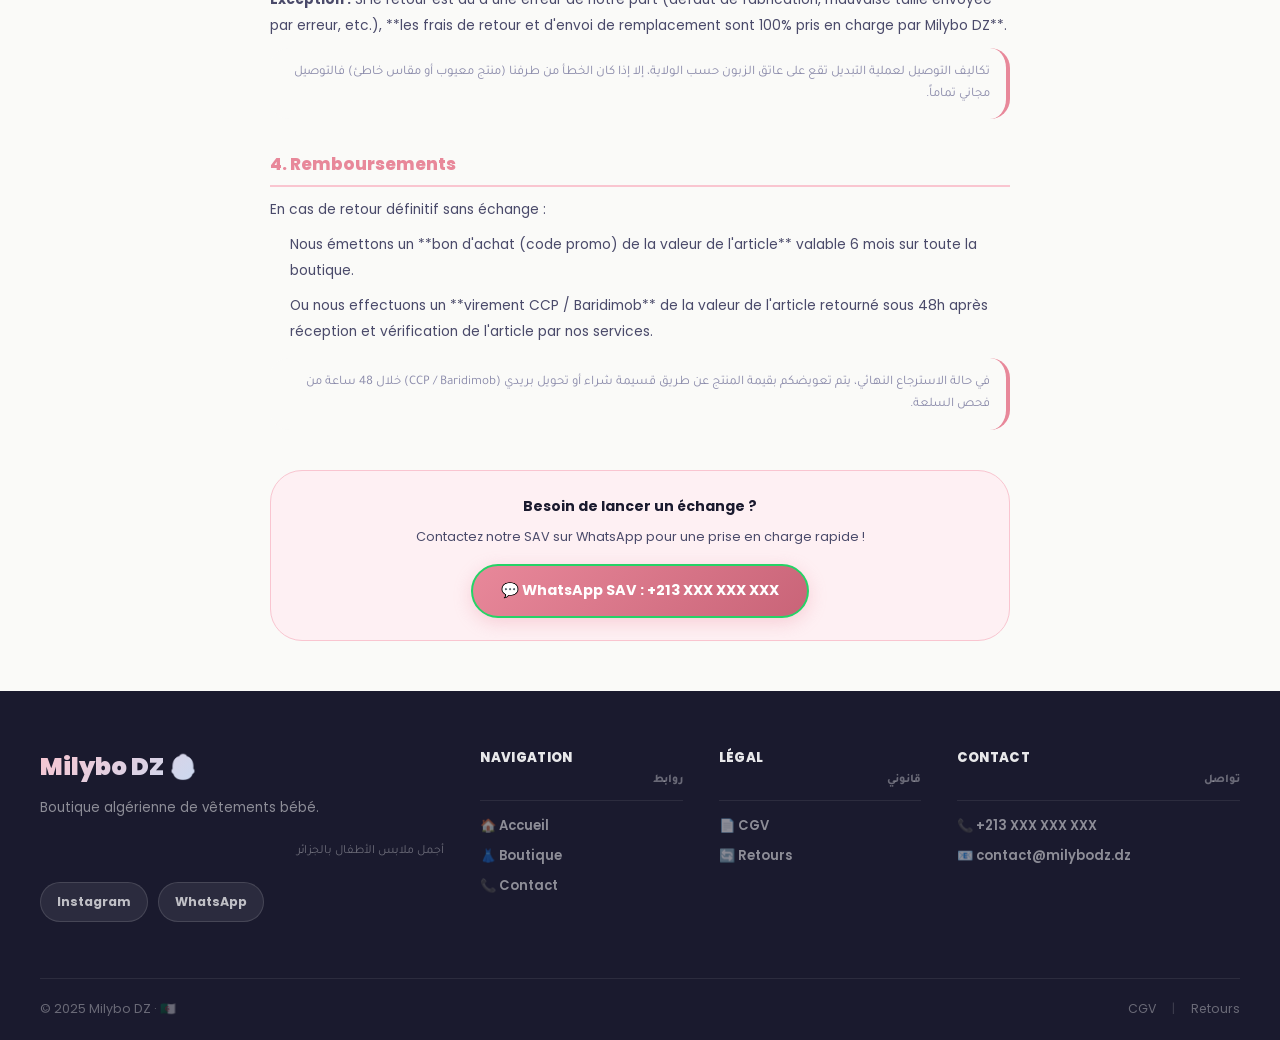
<file: retours.html>
<!DOCTYPE html>
<html lang="fr">
<head>
  <meta charset="UTF-8"/>
  <meta name="viewport" content="width=device-width,initial-scale=1.0"/>
  <title>Politique de Retour & Échange – Milybo DZ | سياسة الاسترجاع والتبديل</title>
  <meta name="description" content="Découvrez notre politique de retour sous 7 jours pour les vêtements bébé. Milybo DZ garantit des retours et échanges faciles partout en Algérie." />
  <meta name="keywords" content="vêtements bébé Algérie, habits bébé DZ, ملابس أطفال, milybo dz, e-commerce algérie" />
  <link rel="stylesheet" href="css/style.css"/>
  <link rel="icon" type="image/png" href="images/milybo.jpg"/>
  <style>
    .legal-page { max-width: 820px; margin: 0 auto; padding: 50px 40px; }
    .legal-page h1 { font-size: 1.8rem; font-weight: 900; color: var(--text-dark); margin-bottom: 6px; }
    .legal-page h2 { font-size: 1.05rem; font-weight: 800; color: var(--rose); margin: 32px 0 10px; padding-bottom: 6px; border-bottom: 2px solid var(--rose-light); }
    .legal-page p, .legal-page li { color: var(--text-mid); font-size: .86rem; line-height: 1.85; margin-bottom: 10px; }
    .legal-page ul { padding-left: 20px; margin-bottom: 14px; }
    .ar-block { font-family: var(--font-arabic); direction: rtl; background: var(--off-white); padding: 14px 16px; border-right: 4px solid var(--rose); border-radius: var(--radius-md); font-size: .82rem; color: var(--text-soft); margin-bottom: 16px; }
    .status-badge { display: inline-block; background: var(--mint-pale); color: var(--mint); padding: 4px 10px; border-radius: 20px; font-size: .75rem; font-weight: 700; margin-bottom: 12px; border: 1px solid var(--mint-light); }
    .step-box { background: white; border: 1.5px solid var(--cream); border-radius: var(--radius-lg); padding: 20px; margin-bottom: 16px; display: flex; gap: 16px; align-items: flex-start; }
    .step-box .num { width: 32px; height: 32px; border-radius: 50%; background: var(--rose-pale); color: var(--rose); display: flex; align-items: center; justify-content: center; font-weight: 900; font-size: .95rem; flex-shrink: 0; }
    .step-box-content { flex: 1; }
    .step-box-content h3 { font-size: .92rem; font-weight: 800; color: var(--text-dark); margin-bottom: 4px; }
    @media(max-width:768px) { .legal-page { padding: 30px 20px; } .step-box { flex-direction: column; gap: 10px; } }
  </style>
</head>
<body>
<header class="header" id="main-header">
  <div class="header-top">🚚 Livraison rapide partout en Algérie · 💵 Cash à la livraison</div>
  <div class="header-main">
    <a href="index.html" class="logo"><div class="logo-mark"><img src="images/milybo_logo.png" alt="Milybo DZ"/></div><div class="logo-text"><div class="logo-name">Milybo <span class="dz">DZ</span></div><span class="logo-sub">Vêtements Bébé · ملابس أطفال</span></div></a>
    <div class="search-bar"><input type="text" placeholder="Rechercher…" id="search-input"/><button type="button">🔍</button></div>
    <div class="header-actions">
      <button class="burger" id="burger-btn"><span></span><span></span><span></span></button>
    </div>
  </div>
  <nav class="nav" id="main-nav">
    <a href="index.html" class="nav-link">🏠 Accueil</a>
    <a href="boutique.html" class="nav-link">👗 Boutique</a>
    <a href="contact.html" class="nav-link">📞 Contact</a>
  </nav>
</header>
<div class="breadcrumb"><a href="index.html">🏠 Accueil</a><span class="sep">›</span><span class="current">🔄 Retours</span></div>

<div class="legal-page">
  <span class="status-badge">🛡️ Achat 100% Serein</span>
  <h1>🔄 Politique de Retour & Échange</h1>
  <p style="color:var(--text-soft);font-size:.8rem;">Dernière mise à jour : 30 mai 2026 · آخر تحديث: 30 ماي 2026</p>
  <div class="ar-block">سياسة الاستبدال والاسترجاع · نحن نهتم برضاكم! يمكنكم استبدال أو استرجاع المنتجات خلال 7 أيام من تاريخ الاستلام بشروط بسيطة.</div>

  <h2>1. Conditions générales de retour</h2>
  <p>Chez Milybo DZ, nous souhaitons que vous soyez entièrement satisfait de vos achats pour votre bébé. Si un vêtement ne convient pas (problème de taille, couleur ou modèle), vous pouvez demander un échange ou un retour sous un délai de <strong>7 jours</strong> à compter de la réception de votre commande.</p>
  <ul>
    <li>L'article doit être **neuf, non porté, non lavé** et exempt de toute odeur.</li>
    <li>Les étiquettes d'origine doivent être attachées à l'article.</li>
    <li>L'emballage d'origine (coffret, sachet spécial) doit être conservé et retourné intact.</li>
    <li>Pour des raisons d'hygiène, certains articles comme les sous-vêtements ou les tétines/bavoirs ne sont pas éligibles aux retours sauf défaut de fabrication.</li>
  </ul>
  <div class="ar-block">يجب أن تكون السلع في حالتها الأصلية (غير مستعملة، غير مغسولة، مع بطاقاتها الأصلية وغلافها الأصلي). بعض المنتجات الحساسة كالملابس الداخلية لا يمكن استبدالها لدواعي صحية.</div>

  <h2>2. Procédure étape par étape</h2>
  <p>Pour effectuer un retour ou un échange, c'est très simple :</p>

  <div class="step-box">
    <div class="num">1</div>
    <div class="step-box-content">
      <h3>Contactez notre service client</h3>
      <p>Envoyez-nous un message sur WhatsApp ou contactez-nous par email avec votre numéro de suivi de commande ou votre nom/téléphone et les articles concernés.</p>
      <div style="font-family:var(--font-arabic);font-size:.76rem;direction:rtl;margin-top:4px;color:var(--text-soft);">تواصل معنا عبر واتساب أو الهاتف لتسجيل طلب الاستبدال.</div>
    </div>
  </div>

  <div class="step-box">
    <div class="num">2</div>
    <div class="step-box-content">
      <h3>Validation par notre équipe</h3>
      <p>Nous vérifions l'éligibilité des articles et vous proposons l'échange contre une autre taille ou un autre modèle. Nous planifions ensuite le retour.</p>
      <div style="font-family:var(--font-arabic);font-size:.76rem;direction:rtl;margin-top:4px;color:var(--text-soft);">فريقنا يتأكد من مطابقة شروط الاسترجاع ويقترح البديل المناسب.</div>
    </div>
  </div>

  <div class="step-box">
    <div class="num">3</div>
    <div class="step-box-content">
      <h3>Échange avec le livreur</h3>
      <p>Le livreur de Yalidine, Procolis, Ecotrack ou Maystro se présente chez vous avec le nouvel article et récupère l'ancien colis en même temps. C'est l'échange direct à domicile !</p>
      <div style="font-family:var(--font-arabic);font-size:.76rem;direction:rtl;margin-top:4px;color:var(--text-soft);">يصلك الموزع بالمنتج الجديد ويستلم منك القديم مباشرة في منزلك.</div>
    </div>
  </div>

  <h2>3. Frais de retour</h2>
  <p>Les frais de livraison pour le retour et le nouvel envoi sont à la charge du client (calculés selon les tarifs en vigueur de la wilaya, ex : 200 DA Alger, 350 DA Nord, 500 DA Sud).</p>
  <p><strong>Exception :</strong> Si le retour est dû à une erreur de notre part (défaut de fabrication, mauvaise taille envoyée par erreur, etc.), **les frais de retour et d'envoi de remplacement sont 100% pris en charge par Milybo DZ**.</p>
  <div class="ar-block">تكاليف التوصيل لعملية التبديل تقع على عاتق الزبون حسب الولاية، إلا إذا كان الخطأ من طرفنا (منتج معيوب أو مقاس خاطئ) فالتوصيل مجاني تماماً.</div>

  <h2>4. Remboursements</h2>
  <p>En cas de retour définitif sans échange :</p>
  <ul>
    <li>Nous émettons un **bon d'achat (code promo) de la valeur de l'article** valable 6 mois sur toute la boutique.</li>
    <li>Ou nous effectuons un **virement CCP / Baridimob** de la valeur de l'article retourné sous 48h après réception et vérification de l'article par nos services.</li>
  </ul>
  <div class="ar-block">في حالة الاسترجاع النهائي، يتم تعويضكم بقيمة المنتج عن طريق قسيمة شراء أو تحويل بريدي (CCP / Baridimob) خلال 48 ساعة من فحص السلعة.</div>

  <div style="background:var(--rose-pale);border:1.5px solid var(--rose-light);border-radius:var(--radius-lg);padding:22px;margin-top:40px;text-align:center;">
    <p style="margin:0;font-size:.88rem;color:var(--text-dark);font-weight:700;">Besoin de lancer un échange ?</p>
    <p style="margin:6px 0;font-size:.8rem;color:var(--text-mid);">Contactez notre SAV sur WhatsApp pour une prise en charge rapide !</p>
    <a href="https://wa.me/213559449995" class="btn btn-primary" style="margin-top:10px;display:inline-flex;align-items:center;gap:8px;background:#25D366;border-color:#25D366;">
      💬 WhatsApp SAV : +213 XXX XXX XXX
    </a>
  </div>
</div>

<footer class="footer">
  <div class="footer-grid">
    <div class="footer-brand"><div class="footer-logo-name">Milybo DZ 👶</div><p>Boutique algérienne de vêtements bébé.</p><div class="footer-tagline-ar">أجمل ملابس الأطفال بالجزائر</div><div class="social-links"><a href="https://www.instagram.com/milybo_tlemcen?igsh=MXNlMnpzYnJheDdwcg==" class="social-link instagram" target="_blank">Instagram</a><a href="https://wa.me/213559449995" class="social-link whatsapp" target="_blank">WhatsApp</a></div></div>
    <div><h4>Navigation<span class="ar">روابط</span></h4><div class="footer-links"><a href="index.html">🏠 Accueil</a><a href="boutique.html">👗 Boutique</a><a href="contact.html">📞 Contact</a></div></div>
    <div><h4>Légal<span class="ar">قانوني</span></h4><div class="footer-links"><a href="cgv.html">📄 CGV</a><a href="retours.html">🔄 Retours</a></div></div>
    <div><h4>Contact<span class="ar">تواصل</span></h4><div class="footer-links"><a href="#">📞 +213 XXX XXX XXX</a><a href="#">📧 contact@milybodz.dz</a></div></div>
  </div>
  <div class="footer-bottom"><div class="footer-bottom-left">© 2025 Milybo DZ · 🇩🇿</div><div class="footer-bottom-right"><a href="cgv.html">CGV</a><span class="footer-bottom-sep">|</span><a href="retours.html">Retours</a></div></div>
</footer>
<div id="toast-container" class="toast-container"></div>
<script src="js/data.js"></script>
<script src="js/main.js"></script>
<script src="js/marketing.js"></script>
</body>
</html>
</file>
<file: css/style.css>
/* ============================================================
   MILYBO DZ – Pastel Maternal Design System (v2)
   Palette : Rose poudré · Bleu ciel · Beige crème · Menthe
   ============================================================ */

/* Round fonts: Nunito (Latin) + Noto Sans Arabic */
@import url('https://fonts.googleapis.com/css2?family=Poppins:wght@300;400;500;600;700;800;900&family=Nunito:wght@300;400;500;600;700;800;900&family=Tajawal:wght@300;400;500;700;800&family=Cairo:wght@300;400;600;700&display=swap');

/* ── Design Tokens ─────────────────────────────────────────── */
:root {
    /* ═══ PALETTE MATERNELLE MILYBO (v3) ═══ */
    /* Rose doux – couleur principale */
    --rose: #E8889A;           /* rose doux maternel */
    --rose-dark: #C96478;      /* rose foncé pour hover */
    --rose-light: #F9C5D0;     /* rose pâle exact demandé */
    --rose-pale: #FEF0F3;      /* rose très pâle bg */
    --rose-bg: #FFF5F7;

    /* Bleu ciel – couleur secondaire */
    --sky: #6AAAD4;            /* bleu ciel maternel */
    --sky-dark: #4A8CB8;       /* bleu foncé hover */
    --sky-light: #C3DCF5;      /* bleu ciel exact demandé */
    --sky-pale: #EBF5FF;       /* bleu très pâle bg */

    /* Menthe douce */
    --mint: #7DCCB4;           /* menthe douce */
    --mint-light: #B8E8DB;
    --mint-pale: #EAF9F5;

    /* Crème / beige */
    --cream: #F0E6D8;          /* beige crème doux */
    --cream-dark: #D8C9B4;     /* beige foncé */

    /* Texte */
    --text-dark: #1A1A2E;      /* texte foncé exact demandé */
    --text-mid: #4A4A6A;
    --text-soft: #8A8AAA;
    --white: #FFFFFF;
    --off-white: #FAFAF8;      /* blanc cassé exact demandé */

    /* Typographie */
    --font-main: 'Poppins', 'Nunito', sans-serif;
    --font-arabic: 'Tajawal', 'Cairo', sans-serif;

    /* Formes arrondies et chaleureuses */
    --radius-sm: 12px;
    --radius-md: 20px;
    --radius-lg: 32px;
    --radius-xl: 50px;
    --radius-pill: 100px;

    /* Ombres douces maternelles */
    --shadow-xs: 0 2px 10px rgba(232, 136, 154, .08);
    --shadow-sm: 0 4px 18px rgba(232, 136, 154, .11);
    --shadow-md: 0 8px 32px rgba(232, 136, 154, .15);
    --shadow-lg: 0 16px 48px rgba(232, 136, 154, .20);

    --transition: .3s cubic-bezier(.4, 0, .2, 1);
}

/* ── Reset ─────────────────────────────────────────────────── */
*,
*::before,
*::after {
    box-sizing: border-box;
    margin: 0;
    padding: 0;
}

html, body {
    overflow-x: hidden;
    max-width: 100%;
    width: 100%;
    position: relative;
}

html {
    scroll-behavior: smooth;
}

body {
    font-family: var(--font-main);
    background: var(--off-white);
    color: var(--text-dark);
    line-height: 1.65;
    min-height: 100vh;
    -webkit-font-smoothing: antialiased;
}

/* Éviter que des éléments structurels dépassent */
header, footer, section, main, nav, div {
    max-width: 100%;
}

img {
    max-width: 100%;
    height: auto;
    display: block;
}

a {
    text-decoration: none;
    color: inherit;
}

ul {
    list-style: none;
}

button {
    cursor: pointer;
    border: none;
    background: none;
    font-family: inherit;
}

input,
textarea,
select {
    font-family: inherit;
}

/* Arabic RTL */
[lang="ar"],
.ar {
    font-family: var(--font-arabic);
    direction: rtl;
    text-align: right;
}

/* ══════════════════════════════════════════════════════════
   HEADER
══════════════════════════════════════════════════════════ */
.header {
    position: sticky;
    top: 0;
    z-index: 1000;
    background: var(--white);
    transition: box-shadow var(--transition);
}

.header.scrolled {
    box-shadow: var(--shadow-sm);
}

/* Top ribbon */
.header-top {
    background: linear-gradient(90deg, var(--rose-light), var(--sky-light), var(--mint-light));
    text-align: center;
    padding: 7px 20px;
    font-size: .78rem;
    font-weight: 600;
    color: var(--text-dark);
    letter-spacing: .3px;
}

.header-top span {
    color: var(--rose);
}

/* Main row */
.header-main {
    display: flex;
    align-items: center;
    justify-content: space-between;
    padding: 14px 40px;
    gap: 20px;
    border-bottom: 1px solid var(--cream);
}

/* Logo */
.logo {
    display: flex;
    align-items: center;
    gap: 12px;
}

.logo-mark {
    width: 52px;
    height: 52px;
    border-radius: var(--radius-md);
    overflow: hidden;
    flex-shrink: 0;
    background: var(--rose-pale);
    display: flex;
    align-items: center;
    justify-content: center;
}

.logo-mark img {
    width: 100%;
    height: 100%;
    object-fit: contain;
}

.logo-text {
    line-height: 1.3;
}

.logo-name {
    font-size: 1.45rem;
    font-weight: 900;
    letter-spacing: -.3px;
    color: var(--rose);
}

.logo-name .dz {
    color: var(--sky);
    font-weight: 700;
    margin-left: 2px;
}

.logo-sub {
    font-size: .7rem;
    color: var(--text-soft);
    font-weight: 500;
    display: block;
}

/* Search */
.search-bar {
    flex: 1;
    max-width: 440px;
    position: relative;
}

.search-bar input {
    width: 100%;
    padding: 11px 50px 11px 20px;
    border: 2px solid var(--cream);
    border-radius: var(--radius-pill);
    font-size: .88rem;
    outline: none;
    background: var(--off-white);
    color: var(--text-dark);
    font-family: var(--font-main);
    transition: all var(--transition);
}

.search-bar input::placeholder {
    color: var(--text-soft);
}

.search-bar input:focus {
    border-color: var(--rose-light);
    background: var(--white);
    box-shadow: 0 0 0 3px var(--rose-pale);
}

.search-bar button {
    position: absolute;
    right: 16px;
    top: 50%;
    transform: translateY(-50%);
    color: var(--rose);
    font-size: 1rem;
}

/* Header actions */
.header-actions {
    display: flex;
    align-items: center;
    gap: 6px;
}

.nav-icon-btn {
    display: flex;
    align-items: center;
    gap: 6px;
    padding: 9px 14px;
    border-radius: var(--radius-pill);
    font-size: .83rem;
    font-weight: 600;
    color: var(--text-mid);
    transition: all var(--transition);
    position: relative;
}

.nav-icon-btn:hover {
    background: var(--rose-pale);
    color: var(--rose);
}

.nav-icon-btn .icon {
    font-size: 1.2rem;
}

/* Cart badge */
.cart-badge {
    position: absolute;
    top: 3px;
    right: 8px;
    background: var(--rose);
    color: white;
    font-size: .62rem;
    font-weight: 800;
    width: 18px;
    height: 18px;
    border-radius: 50%;
    display: flex;
    align-items: center;
    justify-content: center;
    border: 2px solid white;
}

/* Login button */
.btn-login {
    display: flex;
    align-items: center;
    gap: 7px;
    padding: 10px 20px;
    border-radius: var(--radius-pill);
    font-size: .83rem;
    font-weight: 700;
    background: var(--rose);
    color: white;
    transition: all var(--transition);
    border: 2px solid transparent;
    white-space: nowrap;
}

.btn-login:hover {
    background: white;
    color: var(--rose);
    border-color: var(--rose);
    transform: translateY(-1px);
}

/* Mobile burger */
.burger {
    display: none;
    flex-direction: column;
    gap: 5px;
    padding: 8px;
}

.burger span {
    display: block;
    width: 22px;
    height: 2px;
    background: var(--rose);
    border-radius: 2px;
    transition: all var(--transition);
}

/* Navigation */
.nav {
    display: flex;
    align-items: center;
    padding: 0 40px;
    gap: 2px;
    background: var(--off-white);
    border-bottom: 1px solid var(--cream);
}

.nav-link {
    padding: 13px 16px;
    font-size: .85rem;
    font-weight: 600;
    color: var(--text-mid);
    border-bottom: 3px solid transparent;
    transition: all var(--transition);
    white-space: nowrap;
    line-height: 1.3;
}

.nav-link:hover,
.nav-link.active {
    color: var(--rose);
    border-bottom-color: var(--rose);
}

.nav-link .ar-label {
    font-family: var(--font-arabic);
    font-size: .72rem;
    color: var(--text-soft);
    display: block;
    line-height: 1;
    font-weight: 500;
}

.nav-link:hover .ar-label,
.nav-link.active .ar-label {
    color: var(--rose-light);
}

/* ══════════════════════════════════════════════════════════
   BUTTONS
══════════════════════════════════════════════════════════ */
.btn {
    display: inline-flex;
    align-items: center;
    justify-content: center;
    gap: 8px;
    padding: 13px 28px;
    border-radius: var(--radius-pill);
    font-size: .9rem;
    font-weight: 700;
    border: 2px solid transparent;
    transition: all var(--transition);
    font-family: var(--font-main);
    cursor: pointer;
    white-space: nowrap;
}

.btn-primary {
    background: var(--rose);
    color: white;
    box-shadow: 0 4px 20px rgba(232, 135, 154, .3);
}

.btn-primary:hover {
    background: #D4728A;
    box-shadow: 0 8px 28px rgba(232, 135, 154, .4);
    transform: translateY(-2px);
}

.btn-sky {
    background: var(--sky);
    color: white;
    box-shadow: 0 4px 20px rgba(123, 184, 216, .3);
}

.btn-sky:hover {
    background: #6AA8CC;
    transform: translateY(-2px);
}

.btn-mint {
    background: var(--mint);
    color: white;
}

.btn-mint:hover {
    background: #6AB898;
    transform: translateY(-2px);
}

.btn-outline {
    background: transparent;
    color: var(--rose);
    border-color: var(--rose);
}

.btn-outline:hover {
    background: var(--rose);
    color: white;
    transform: translateY(-2px);
}

.btn-cream {
    background: var(--cream);
    color: var(--text-dark);
    border-color: var(--cream-dark);
}

.btn-cream:hover {
    background: var(--cream-dark);
    transform: translateY(-1px);
}

.btn-sm {
    padding: 9px 18px;
    font-size: .82rem;
}

.btn-full {
    width: 100%;
    justify-content: center;
}

/* ══════════════════════════════════════════════════════════
   SECTIONS
══════════════════════════════════════════════════════════ */
.section {
    padding: 64px 40px;
}

.section-cream {
    background: var(--cream);
}

.section-rose {
    background: var(--rose-bg);
}

.section-sky {
    background: var(--sky-pale);
}

.section-mint {
    background: var(--mint-pale);
}

.section-header {
    text-align: center;
    margin-bottom: 48px;
}

.section-tag {
    display: inline-flex;
    align-items: center;
    gap: 6px;
    background: var(--rose-pale);
    color: var(--rose);
    border: 1px solid var(--rose-light);
    padding: 5px 16px;
    border-radius: var(--radius-pill);
    font-size: .76rem;
    font-weight: 700;
    margin-bottom: 14px;
    letter-spacing: .3px;
}

.section-header h2 {
    font-size: clamp(1.6rem, 3vw, 2.3rem);
    font-weight: 800;
    color: var(--text-dark);
    margin-bottom: 10px;
    letter-spacing: -.3px;
}

.section-header p {
    color: var(--text-mid);
    font-size: .92rem;
    max-width: 500px;
    margin: 0 auto;
}

/* ══════════════════════════════════════════════════════════
   HERO
══════════════════════════════════════════════════════════ */
.hero {
    position: relative;
    overflow: hidden;
    min-height: 580px;
    display: flex;
    align-items: center;
    background: linear-gradient(135deg, #FEF0F3 0%, #EBF5FF 50%, #FFF5F7 100%);
}

.hero-container {
    width: 100%;
    max-width: 1200px;
    margin: 0 auto;
    padding: 0 40px;
    display: flex;
    align-items: center;
    justify-content: space-between;
    position: relative;
    z-index: 2;
}

.hero-content {
    background: rgba(255, 255, 255, 0.88);
    backdrop-filter: blur(10px);
    -webkit-backdrop-filter: blur(10px);
    border: 1px solid rgba(255, 255, 255, 0.5);
    border-radius: var(--radius-lg);
    box-shadow: var(--shadow-md);
    padding: 40px 48px;
    max-width: 520px;
    position: relative;
    z-index: 2;
}

.hero-badge {
    display: inline-flex;
    align-items: center;
    gap: 6px;
    background: white;
    border: 1.5px solid var(--rose-light);
    color: var(--rose);
    padding: 6px 16px;
    border-radius: var(--radius-pill);
    font-size: .76rem;
    font-weight: 700;
    margin-bottom: 22px;
    box-shadow: var(--shadow-xs);
}

.hero h1 {
    font-size: clamp(2rem, 4.5vw, 3.4rem);
    font-weight: 900;
    line-height: 1.2;
    color: var(--text-dark);
    margin-bottom: 12px;
    letter-spacing: -.5px;
}

.hero h1 .accent-rose {
    color: var(--rose);
}

.hero h1 .accent-sky {
    color: var(--sky);
}

.hero h1 .accent-mint {
    color: var(--mint);
}

.hero-ar {
    font-family: var(--font-arabic);
    font-size: clamp(1rem, 2.5vw, 1.4rem);
    color: var(--text-mid);
    direction: rtl;
    margin-bottom: 20px;
    font-weight: 500;
    line-height: 1.6;
}

.hero-desc {
    font-size: .95rem;
    color: var(--text-mid);
    margin-bottom: 36px;
    max-width: 440px;
    line-height: 1.7;
}

.hero-actions {
    display: flex;
    gap: 14px;
    flex-wrap: wrap;
}

/* Floating emoji decorations */
.hero-deco {
    position: relative;
    z-index: 2;
    display: grid;
    grid-template-columns: 1fr 1fr;
    gap: 16px;
    margin-left: 20px;
}

.hero-deco-card {
    width: 110px;
    height: 110px;
    background: white;
    border-radius: var(--radius-lg);
    box-shadow: var(--shadow-md);
    display: flex;
    flex-direction: column;
    align-items: center;
    justify-content: center;
    font-size: 2.4rem;
    transition: transform var(--transition);
    border: 1.5px solid var(--cream);
}

.hero-deco-card:hover {
    transform: translateY(-4px) rotate(3deg);
}

.hero-deco-card span {
    font-size: .68rem;
    font-weight: 700;
    color: var(--text-mid);
    margin-top: 4px;
}

.hero-deco-card.blue {
    border-color: var(--sky-light);
    background: var(--sky-pale);
}

.hero-deco-card.mint {
    border-color: var(--mint-light);
    background: var(--mint-pale);
}

.hero-deco-card.rose {
    border-color: var(--rose-light);
    background: var(--rose-pale);
}

.hero-deco-card.cream {
    border-color: var(--cream-dark);
    background: var(--cream);
}

/* ══════════════════════════════════════════════════════════
   FEATURES STRIP
══════════════════════════════════════════════════════════ */
.features-strip {
    display: grid;
    grid-template-columns: repeat(4, 1fr);
    gap: 0;
    background: white;
    border-top: 1px solid var(--cream);
    border-bottom: 1px solid var(--cream);
}

.feature-item {
    display: flex;
    align-items: center;
    gap: 14px;
    padding: 22px 24px;
    border-right: 1px solid var(--cream);
    transition: background var(--transition);
}

.feature-item:last-child {
    border-right: none;
}

.feature-item:hover {
    background: var(--off-white);
}

.feature-icon-wrap {
    width: 44px;
    height: 44px;
    border-radius: var(--radius-md);
    display: flex;
    align-items: center;
    justify-content: center;
    font-size: 1.4rem;
    flex-shrink: 0;
}

.fi-rose {
    background: var(--rose-pale);
}

.fi-sky {
    background: var(--sky-pale);
}

.fi-mint {
    background: var(--mint-pale);
}

.fi-cream {
    background: var(--cream);
}

.feature-item h4 {
    font-size: .84rem;
    font-weight: 700;
    color: var(--text-dark);
    margin-bottom: 2px;
}

.feature-item p {
    font-size: .74rem;
    color: var(--text-soft);
    line-height: 1.4;
}

/* ══════════════════════════════════════════════════════════
   CATEGORY CARDS
══════════════════════════════════════════════════════════ */
.categories-grid {
    display: grid;
    grid-template-columns: repeat(4, 1fr);
    gap: 18px;
}

.category-card {
    border-radius: var(--radius-lg);
    overflow: hidden;
    cursor: pointer;
    transition: all var(--transition);
    border: 2px solid transparent;
    position: relative;
    aspect-ratio: 3/4;
    display: flex;
    flex-direction: column;
    justify-content: flex-end;
}

.category-card:hover {
    transform: translateY(-6px);
    box-shadow: var(--shadow-md);
    border-color: rgba(255, 255, 255, .5);
}

.cat-bg {
    position: absolute;
    inset: 0;
}

.cat-bg-rose {
    background: linear-gradient(160deg, #FFDDE8 0%, #FFB8C8 100%);
}

.cat-bg-sky {
    background: linear-gradient(160deg, #D8EEFF 0%, #A8D4F0 100%);
}

.cat-bg-mint {
    background: linear-gradient(160deg, #D4F5E8 0%, #A0E0C4 100%);
}

.cat-bg-cream {
    background: linear-gradient(160deg, #FFF4E4 0%, #F0DFB8 100%);
}

.cat-emoji {
    position: absolute;
    top: 50%;
    left: 50%;
    transform: translate(-50%, -65%);
    font-size: 3.8rem;
    transition: transform var(--transition);
}

.category-card:hover .cat-emoji {
    transform: translate(-50%, -70%) scale(1.08);
}

.cat-info {
    position: relative;
    z-index: 2;
    background: rgba(255, 255, 255, .85);
    backdrop-filter: blur(8px);
    padding: 16px 18px;
    margin: 10px;
    border-radius: var(--radius-md);
    border: 1px solid rgba(255, 255, 255, .7);
}

.cat-info h3 {
    font-size: .92rem;
    font-weight: 800;
    color: var(--text-dark);
    margin-bottom: 2px;
}

.cat-info .age {
    font-size: .75rem;
    color: var(--text-mid);
    font-weight: 600;
}

.cat-info .ar-label {
    font-family: var(--font-arabic);
    font-size: .72rem;
    color: var(--text-soft);
    direction: rtl;
    display: block;
}

/* ══════════════════════════════════════════════════════════
   PRODUCT CARDS
══════════════════════════════════════════════════════════ */
.products-grid {
    display: grid;
    grid-template-columns: repeat(auto-fill, minmax(230px, 1fr));
    gap: 20px;
}

.product-card {
    background: white;
    border-radius: var(--radius-lg);
    overflow: hidden;
    border: 1.5px solid var(--cream);
    transition: all var(--transition);
    position: relative;
}

.product-card:hover {
    transform: translateY(-5px);
    box-shadow: var(--shadow-md);
    border-color: var(--rose-light);
}

.product-badge {
    position: absolute;
    top: 12px;
    left: 12px;
    z-index: 2;
    padding: 4px 11px;
    border-radius: var(--radius-pill);
    font-size: .7rem;
    font-weight: 800;
    letter-spacing: .3px;
}

.product-badge.promo {
    background: var(--rose);
    color: white;
}

.product-badge.new {
    background: var(--sky);
    color: white;
}

.product-img-wrap {
    aspect-ratio: 1;
    display: flex;
    align-items: center;
    justify-content: center;
    font-size: 4.5rem;
    position: relative;
    overflow: hidden;
}

.product-wislist-btn {
    position: absolute;
    top: 12px;
    right: 12px;
    width: 32px;
    height: 32px;
    background: white;
    border-radius: 50%;
    display: flex;
    align-items: center;
    justify-content: center;
    font-size: .9rem;
    box-shadow: var(--shadow-xs);
    transition: all var(--transition);
    cursor: pointer;
    border: 1.5px solid var(--cream);
}

.product-wislist-btn:hover {
    background: var(--rose-pale);
    border-color: var(--rose-light);
    transform: scale(1.1);
}

.product-wislist-btn.active {
    background: var(--rose-pale);
    border-color: var(--rose);
}

.product-info {
    padding: 16px;
}

.product-category {
    font-size: .7rem;
    font-weight: 700;
    text-transform: uppercase;
    letter-spacing: .6px;
    margin-bottom: 0;
    color: var(--sky);
    display: none; /* élément supprimé du template */
}

.product-name {
    font-size: .92rem;
    font-weight: 700;
    color: var(--text-dark);
    margin-bottom: 3px;
    line-height: 1.3;
}

.product-name-ar {
    font-family: var(--font-arabic);
    font-size: .78rem;
    color: var(--text-soft);
    direction: rtl;
    margin-bottom: 4px;
}

.product-sizes {
    display: none; /* élément supprimé du template */
}

.size-tag {
    padding: 3px 9px;
    border: 1.5px solid var(--cream-dark);
    border-radius: var(--radius-sm);
    font-size: .7rem;
    color: var(--text-mid);
    cursor: pointer;
    transition: all var(--transition);
    font-weight: 600;
}

.size-tag:hover,
.size-tag.active {
    border-color: var(--rose);
    color: var(--rose);
    background: var(--rose-pale);
}

.product-footer {
    display: flex;
    align-items: center;
    justify-content: space-between;
    gap: 8px;
}

.product-price .old {
    font-size: .75rem;
    color: var(--text-soft);
    text-decoration: line-through;
    display: block;
}

.product-price .current {
    font-size: 1.05rem;
    font-weight: 800;
    color: var(--text-dark);
}

.product-price .currency {
    font-size: .74rem;
    color: var(--text-soft);
    font-weight: 600;
    margin-left: 2px;
}

.add-to-cart {
    display: flex;
    align-items: center;
    gap: 5px;
    background: var(--rose);
    color: white;
    padding: 9px 15px;
    border-radius: var(--radius-pill);
    font-size: .8rem;
    font-weight: 700;
    transition: all var(--transition);
    white-space: nowrap;
    cursor: pointer;
    border: none;
    font-family: var(--font-main);
}

.add-to-cart:hover {
    background: #D4728A;
    transform: translateY(-1px);
    box-shadow: 0 4px 16px rgba(232, 135, 154, .35);
}

.add-to-cart:active {
    transform: scale(.96);
}

/* ══════════════════════════════════════════════════════════
   PROMO BANNER (pastel gradient)
══════════════════════════════════════════════════════════ */
.promo-banner {
    background: linear-gradient(135deg, #FFD6E4 0%, #D6EEFF 50%, #D6F5EC 100%);
    padding: 60px 40px;
    text-align: center;
    position: relative;
    overflow: hidden;
}

.promo-banner::before {
    content: '🌸';
    position: absolute;
    font-size: 10rem;
    opacity: .1;
    top: -20px;
    left: -20px;
}

.promo-banner::after {
    content: '⭐';
    position: absolute;
    font-size: 10rem;
    opacity: .1;
    bottom: -20px;
    right: -20px;
}

.promo-banner h2 {
    font-size: clamp(1.6rem, 3vw, 2.4rem);
    font-weight: 900;
    color: var(--text-dark);
    margin-bottom: 10px;
    letter-spacing: -.3px;
}

.promo-banner h2 span {
    color: var(--rose);
}

.promo-banner .promo-ar {
    font-family: var(--font-arabic);
    color: var(--text-mid);
    font-size: 1rem;
    direction: rtl;
    margin-bottom: 24px;
}

.promo-banner p {
    color: var(--text-mid);
    margin-bottom: 28px;
    font-size: .92rem;
}

/* ══════════════════════════════════════════════════════════
   BREADCRUMB
══════════════════════════════════════════════════════════ */
.breadcrumb {
    padding: 14px 40px;
    background: var(--cream);
    border-bottom: 1px solid var(--cream-dark);
    display: flex;
    align-items: center;
    gap: 8px;
    font-size: .8rem;
    color: var(--text-soft);
}

.breadcrumb a {
    color: var(--text-mid);
    font-weight: 600;
    transition: color var(--transition);
}

.breadcrumb a:hover {
    color: var(--rose);
}

.breadcrumb .sep {
    color: var(--cream-dark);
}

.breadcrumb .current {
    color: var(--text-dark);
    font-weight: 700;
}

/* ══════════════════════════════════════════════════════════
   SHOP LAYOUT
══════════════════════════════════════════════════════════ */
.shop-layout {
    display: grid;
    grid-template-columns: 270px 1fr;
    gap: 28px;
    padding: 36px 40px;
    align-items: start;
}

.filter-sidebar {
    position: sticky;
    top: 140px;
}

.filter-card {
    background: white;
    border-radius: var(--radius-lg);
    border: 1.5px solid var(--cream);
    overflow: hidden;
    margin-bottom: 16px;
}

.filter-head {
    display: flex;
    align-items: center;
    justify-content: space-between;
    padding: 14px 18px;
    border-bottom: 1px solid var(--cream);
    cursor: pointer;
}

.filter-head h4 {
    font-size: .85rem;
    font-weight: 700;
    color: var(--text-dark);
}

.filter-head .ar {
    font-family: var(--font-arabic);
    font-size: .72rem;
    color: var(--text-soft);
}

.filter-body {
    padding: 14px 18px;
}

.filter-option {
    display: flex;
    align-items: center;
    gap: 10px;
    padding: 7px 0;
    cursor: pointer;
    font-size: .83rem;
    color: var(--text-mid);
    font-weight: 600;
    transition: color var(--transition);
}

.filter-option:hover {
    color: var(--rose);
}

.filter-option input[type="checkbox"] {
    accent-color: var(--rose);
    width: 15px;
    height: 15px;
    cursor: pointer;
}

.filter-option .count {
    margin-left: auto;
    font-size: .72rem;
    color: var(--text-soft);
    font-weight: 500;
}

.shop-topbar {
    display: flex;
    align-items: center;
    justify-content: space-between;
    margin-bottom: 20px;
    flex-wrap: wrap;
    gap: 12px;
}

.results-count {
    font-size: .85rem;
    color: var(--text-mid);
    font-weight: 600;
}

.results-count strong {
    color: var(--text-dark);
}

.sort-select {
    padding: 9px 16px;
    border: 1.5px solid var(--cream-dark);
    border-radius: var(--radius-pill);
    font-size: .82rem;
    font-family: var(--font-main);
    font-weight: 600;
    outline: none;
    cursor: pointer;
    background: white;
    color: var(--text-mid);
    transition: border-color var(--transition);
}

.sort-select:focus {
    border-color: var(--rose);
}

.active-filters {
    display: flex;
    gap: 8px;
    flex-wrap: wrap;
    margin-bottom: 16px;
}

.filter-chip {
    display: flex;
    align-items: center;
    gap: 6px;
    background: var(--rose-pale);
    border: 1.5px solid var(--rose-light);
    color: var(--rose);
    padding: 4px 12px;
    border-radius: var(--radius-pill);
    font-size: .76rem;
    font-weight: 700;
}

.filter-chip button {
    color: var(--rose);
    font-size: .85rem;
}

/* ══════════════════════════════════════════════════════════
   CART PAGE
══════════════════════════════════════════════════════════ */
.cart-layout {
    display: grid;
    grid-template-columns: 1fr 360px;
    gap: 28px;
    padding: 36px 40px;
    align-items: start;
}

.cart-header-row {
    display: grid;
    grid-template-columns: 2fr 1fr 1fr 1fr 40px;
    gap: 16px;
    padding: 12px 18px;
    background: var(--cream);
    border-radius: var(--radius-md);
    font-size: .76rem;
    font-weight: 800;
    color: var(--text-mid);
    text-transform: uppercase;
    letter-spacing: .4px;
    margin-bottom: 14px;
}

.cart-item {
    display: grid;
    grid-template-columns: 2fr 1fr 1fr 1fr 40px;
    gap: 16px;
    align-items: center;
    padding: 18px;
    background: white;
    border-radius: var(--radius-lg);
    border: 1.5px solid var(--cream);
    margin-bottom: 12px;
    transition: box-shadow var(--transition);
}

.cart-item:hover {
    box-shadow: var(--shadow-sm);
    border-color: var(--rose-light);
}

.cart-item-info {
    display: flex;
    gap: 14px;
    align-items: center;
}

.cart-item-img {
    width: 76px;
    height: 76px;
    border-radius: var(--radius-md);
    display: flex;
    align-items: center;
    justify-content: center;
    font-size: 2.4rem;
    flex-shrink: 0;
    border: 1.5px solid var(--cream);
}

.cart-item-name {
    font-size: .88rem;
    font-weight: 700;
    color: var(--text-dark);
    margin-bottom: 3px;
}

.cart-item-detail {
    font-size: .76rem;
    color: var(--text-soft);
}

.cart-item-price {
    font-weight: 700;
    color: var(--text-dark);
    font-size: .9rem;
}

.cart-item-total {
    font-weight: 800;
    color: var(--rose);
    font-size: .96rem;
}

.qty-control {
    display: flex;
    align-items: center;
    border: 1.5px solid var(--cream-dark);
    border-radius: var(--radius-lg);
    overflow: hidden;
    width: fit-content;
    background: white;
}

.qty-btn {
    width: 32px;
    height: 32px;
    display: flex;
    align-items: center;
    justify-content: center;
    font-size: 1rem;
    font-weight: 700;
    color: var(--text-mid);
    transition: all var(--transition);
    cursor: pointer;
}

.qty-btn:hover {
    background: var(--rose-pale);
    color: var(--rose);
}

.qty-val {
    width: 34px;
    text-align: center;
    font-weight: 800;
    font-size: .88rem;
    border: none;
    outline: none;
    color: var(--text-dark);
    background: transparent;
}

.remove-btn {
    color: var(--text-soft);
    font-size: 1.1rem;
    transition: color var(--transition);
    cursor: pointer;
}

.remove-btn:hover {
    color: #E05555;
}

.cart-summary {
    background: white;
    border-radius: var(--radius-lg);
    border: 1.5px solid var(--cream);
    padding: 26px;
    position: sticky;
    top: 140px;
}

.cart-summary h3 {
    font-size: 1.05rem;
    font-weight: 800;
    color: var(--text-dark);
    margin-bottom: 18px;
    padding-bottom: 14px;
    border-bottom: 1.5px solid var(--cream);
}

.summary-row {
    display: flex;
    justify-content: space-between;
    align-items: center;
    margin-bottom: 11px;
    font-size: .88rem;
    color: var(--text-mid);
    font-weight: 600;
}

.summary-row.total {
    font-size: 1.05rem;
    font-weight: 800;
    color: var(--text-dark);
    padding-top: 14px;
    margin-top: 6px;
    border-top: 2px solid var(--cream-dark);
}

.summary-row.total .amount {
    color: var(--rose);
    font-size: 1.25rem;
}

.payment-method {
    background: var(--mint-pale);
    border: 1.5px solid var(--mint-light);
    border-radius: var(--radius-md);
    padding: 14px 16px;
    margin: 18px 0;
    display: flex;
    align-items: center;
    gap: 12px;
}

.payment-icon {
    font-size: 1.6rem;
}

.payment-info h4 {
    font-size: .84rem;
    font-weight: 700;
    color: var(--text-dark);
}

.payment-info p {
    font-size: .76rem;
    color: var(--text-mid);
}

.payment-info .ar {
    font-family: var(--font-arabic);
    font-size: .72rem;
    color: var(--text-soft);
}

.empty-cart {
    text-align: center;
    padding: 80px 40px;
}

.empty-cart .icon {
    font-size: 4rem;
    margin-bottom: 20px;
    opacity: .4;
}

.empty-cart h3 {
    font-size: 1.25rem;
    font-weight: 700;
    color: var(--text-dark);
    margin-bottom: 8px;
}

.empty-cart p {
    color: var(--text-soft);
    margin-bottom: 28px;
}

/* ══════════════════════════════════════════════════════════
   ACCOUNT PAGE
══════════════════════════════════════════════════════════ */
.account-layout {
    max-width: 500px;
    margin: 60px auto;
    padding: 0 20px;
}

.auth-tabs {
    display: flex;
    border-bottom: 2px solid var(--cream);
    margin-bottom: 28px;
}

.auth-tab {
    flex: 1;
    padding: 14px;
    text-align: center;
    font-weight: 700;
    color: var(--text-soft);
    border-bottom: 3px solid transparent;
    cursor: pointer;
    transition: all var(--transition);
    font-size: .88rem;
}

.auth-tab.active {
    color: var(--rose);
    border-bottom-color: var(--rose);
}

.auth-form {
    display: none;
}

.auth-form.active {
    display: block;
}

.form-group {
    margin-bottom: 18px;
}

.form-label {
    display: flex;
    align-items: center;
    justify-content: space-between;
    font-size: .83rem;
    font-weight: 700;
    color: var(--text-dark);
    margin-bottom: 7px;
}

.form-label .ar {
    font-family: var(--font-arabic);
    color: var(--text-soft);
    font-size: .75rem;
}

.form-input {
    width: 100%;
    padding: 12px 16px;
    border: 2px solid var(--cream-dark);
    border-radius: var(--radius-md);
    font-size: .88rem;
    outline: none;
    font-family: var(--font-main);
    transition: all var(--transition);
    color: var(--text-dark);
    background: var(--off-white);
}

.form-input:focus {
    border-color: var(--rose);
    background: white;
    box-shadow: 0 0 0 3px var(--rose-pale);
}

.form-input::placeholder {
    color: var(--text-soft);
}

.phone-wrap {
    position: relative;
}

.phone-prefix {
    position: absolute;
    left: 16px;
    top: 50%;
    transform: translateY(-50%);
    font-weight: 700;
    color: var(--text-mid);
    font-size: .88rem;
}

.phone-input {
    padding-left: 62px !important;
}

/* ══════════════════════════════════════════════════════════
   CONTACT PAGE
══════════════════════════════════════════════════════════ */
.contact-layout {
    display: grid;
    grid-template-columns: 1fr 1fr;
    gap: 48px;
    padding: 60px 40px;
    max-width: 1100px;
    margin: 0 auto;
}

.contact-info h2 {
    font-size: 1.8rem;
    font-weight: 800;
    color: var(--text-dark);
    margin-bottom: 10px;
    letter-spacing: -.3px;
}

.contact-info .ar {
    font-family: var(--font-arabic);
    font-size: 1rem;
    color: var(--text-mid);
    margin-bottom: 22px;
}

.contact-info p {
    color: var(--text-mid);
    margin-bottom: 28px;
    font-size: .9rem;
}

.contact-items {
    display: flex;
    flex-direction: column;
    gap: 12px;
}

.contact-item {
    display: flex;
    align-items: center;
    gap: 14px;
    padding: 14px 16px;
    background: white;
    border-radius: var(--radius-md);
    border: 1.5px solid var(--cream);
    transition: all var(--transition);
}

.contact-item:hover {
    border-color: var(--sky-light);
    box-shadow: var(--shadow-xs);
}

.contact-item .ci-icon {
    width: 42px;
    height: 42px;
    background: var(--sky-pale);
    border-radius: var(--radius-md);
    display: flex;
    align-items: center;
    justify-content: center;
    font-size: 1.1rem;
    flex-shrink: 0;
}

.contact-item-info h4 {
    font-size: .83rem;
    font-weight: 700;
    color: var(--text-dark);
}

.contact-item-info p {
    font-size: .8rem;
    color: var(--text-mid);
    margin: 0;
}

.contact-form-card {
    background: white;
    border-radius: var(--radius-lg);
    padding: 36px;
    box-shadow: var(--shadow-md);
    border: 1.5px solid var(--cream);
}

textarea.form-input {
    resize: vertical;
    min-height: 110px;
}

/* ══════════════════════════════════════════════════════════
   TOAST
══════════════════════════════════════════════════════════ */
.toast-container {
    position: fixed;
    bottom: 24px;
    right: 24px;
    z-index: 9999;
    display: flex;
    flex-direction: column;
    gap: 10px;
}

.toast {
    display: flex;
    align-items: center;
    gap: 12px;
    background: var(--text-dark);
    color: white;
    padding: 13px 20px;
    border-radius: var(--radius-md);
    box-shadow: var(--shadow-lg);
    font-size: .85rem;
    font-weight: 600;
    min-width: 280px;
    animation: slideInRight .3s ease;
    border-left: 4px solid var(--rose);
}

.toast.success {
    background: #2E7D48;
    border-left-color: var(--mint);
}

.toast.error {
    background: #B02020;
    border-left-color: #FF8080;
}

.toast-icon {
    font-size: 1.1rem;
}

@keyframes slideInRight {
    from {
        transform: translateX(110%);
        opacity: 0;
    }

    to {
        transform: translateX(0);
        opacity: 1;
    }
}

@keyframes fadeOut {
    from {
        opacity: 1;
    }

    to {
        opacity: 0;
        transform: translateY(8px);
    }
}

.toast.hide {
    animation: fadeOut .3s ease forwards;
}

/* ══════════════════════════════════════════════════════════
   FOOTER
══════════════════════════════════════════════════════════ */
.footer {
    background: var(--text-dark);
    color: rgba(255, 255, 255, .85);
    padding: 56px 40px 0;
}

.footer-grid {
    display: grid;
    grid-template-columns: 2fr 1fr 1fr 1.4fr;
    gap: 36px;
    margin-bottom: 40px;
}

/* Brand col */
.footer-brand .footer-logo-name {
    font-size: 1.5rem;
    font-weight: 900;
    background: linear-gradient(135deg, var(--rose-light), var(--sky-light), var(--mint-light));
    -webkit-background-clip: text;
    -webkit-text-fill-color: transparent;
    background-clip: text;
    margin-bottom: 10px;
}

.footer-brand p {
    color: rgba(255, 255, 255, .5);
    font-size: .83rem;
    line-height: 1.7;
    margin-bottom: 22px;
}

.footer-brand .footer-tagline-ar {
    font-family: var(--font-arabic);
    font-size: .78rem;
    color: rgba(255, 255, 255, .35);
    direction: rtl;
    margin-bottom: 20px;
}

/* Social links */
.social-links {
    display: flex;
    gap: 10px;
    flex-wrap: wrap;
    margin-bottom: 16px;
}

.social-link {
    display: flex;
    align-items: center;
    gap: 7px;
    padding: 9px 16px;
    border-radius: var(--radius-pill);
    font-size: .78rem;
    font-weight: 700;
    transition: all var(--transition);
    text-decoration: none;
}

.social-link.instagram {
    background: rgba(255, 255, 255, .08);
    color: rgba(255, 255, 255, .7);
    border: 1px solid rgba(255, 255, 255, .12);
}

.social-link.instagram:hover {
    background: linear-gradient(135deg, #F58529, #DD2A7B, #8134AF);
    color: white;
    border-color: transparent;
    transform: translateY(-2px);
}

.social-link.facebook {
    background: rgba(255, 255, 255, .08);
    color: rgba(255, 255, 255, .7);
    border: 1px solid rgba(255, 255, 255, .12);
}

.social-link.facebook:hover {
    background: #1877F2;
    color: white;
    border-color: transparent;
    transform: translateY(-2px);
}

.social-link.whatsapp {
    background: rgba(255, 255, 255, .08);
    color: rgba(255, 255, 255, .7);
    border: 1px solid rgba(255, 255, 255, .12);
}

.social-link.whatsapp:hover {
    background: #25D366;
    color: white;
    border-color: transparent;
    transform: translateY(-2px);
}

.social-link.tiktok {
    background: rgba(255, 255, 255, .08);
    color: rgba(255, 255, 255, .7);
    border: 1px solid rgba(255, 255, 255, .12);
}

.social-link.tiktok:hover {
    background: #010101;
    color: white;
    border-color: transparent;
    transform: translateY(-2px);
}

/* Footer columns */
.footer h4 {
    font-size: .82rem;
    font-weight: 800;
    color: rgba(255, 255, 255, .9);
    margin-bottom: 14px;
    padding-bottom: 10px;
    border-bottom: 1px solid rgba(255, 255, 255, .08);
    letter-spacing: .3px;
    text-transform: uppercase;
}

.footer h4 .ar {
    font-family: var(--font-arabic);
    text-transform: none;
    font-size: .74rem;
    color: rgba(255, 255, 255, .35);
    display: block;
    margin-top: 2px;
    letter-spacing: 0;
}

.footer-links {
    display: flex;
    flex-direction: column;
    gap: 8px;
}

.footer-links a {
    color: rgba(255, 255, 255, .5);
    font-size: .82rem;
    font-weight: 600;
    transition: color var(--transition);
    display: flex;
    align-items: center;
    gap: 6px;
}

.footer-links a:hover {
    color: var(--rose-light);
}

/* Footer bottom */
.footer-bottom {
    border-top: 1px solid rgba(255, 255, 255, .08);
    padding: 20px 0;
    display: flex;
    align-items: center;
    justify-content: space-between;
    flex-wrap: wrap;
    gap: 10px;
}

.footer-bottom-left {
    font-size: .78rem;
    color: rgba(255, 255, 255, .35);
}

.footer-bottom-right {
    display: flex;
    align-items: center;
    gap: 16px;
    font-size: .78rem;
    color: rgba(255, 255, 255, .35);
}

.footer-bottom-right a {
    color: rgba(255, 255, 255, .35);
    transition: color var(--transition);
}

.footer-bottom-right a:hover {
    color: var(--rose-light);
}

.footer-bottom-sep {
    color: rgba(255, 255, 255, .15);
}

/* ══════════════════════════════════════════════════════════
   RESPONSIVE
══════════════════════════════════════════════════════════ */
@media (max-width: 1100px) {
    .hero-deco {
        display: none;
    }

    .categories-grid {
        grid-template-columns: repeat(2, 1fr);
    }

    .features-strip {
        grid-template-columns: repeat(2, 1fr);
    }

    .features-strip .feature-item:nth-child(2) {
        border-right: none;
    }

    .footer-grid {
        grid-template-columns: 1fr 1fr;
    }

    .shop-layout {
        grid-template-columns: 240px 1fr;
        gap: 20px;
    }

    .cart-layout {
        grid-template-columns: 1fr;
    }

    .contact-layout {
        grid-template-columns: 1fr;
    }
}

@media (max-width: 768px) {
    .header-main {
        padding: 12px 20px;
    }

    .search-bar {
        display: none;
    }

    .nav {
        padding: 0;
        flex-direction: column;
        display: none;
        background: white;
        border-top: 1px solid var(--cream);
    }

    .nav.open {
        display: flex;
    }

    .nav-link {
        width: 100%;
        padding: 13px 20px;
        border-bottom: 1px solid var(--cream);
        border-left: 3px solid transparent;
    }

    .nav-link:hover,
    .nav-link.active {
        border-left-color: var(--rose);
        border-bottom-color: var(--cream);
    }

    .burger {
        display: flex;
    }

    .btn-login span.hide-mobile {
        display: none;
    }

    .section {
        padding: 36px 20px;
    }

    .hero-content {
        padding: 40px 20px;
    }

    .categories-grid {
        grid-template-columns: repeat(2, 1fr);
        gap: 12px;
    }

    .products-grid {
        grid-template-columns: repeat(2, 1fr);
        gap: 12px;
    }

    .shop-layout {
        grid-template-columns: 1fr;
        padding: 20px;
    }

    .filter-sidebar {
        position: static;
    }

    .cart-layout {
        padding: 20px;
    }

    .cart-header-row {
        display: none;
    }

    .cart-item {
        grid-template-columns: 1fr auto;
    }

    .cart-item-price,
    .cart-item-total {
        display: none;
    }

    .footer-grid {
        grid-template-columns: 1fr;
        gap: 24px;
    }

    .breadcrumb {
        padding: 12px 20px;
    }

    .promo-banner {
        padding: 40px 20px;
    }

    .contact-layout {
        padding: 36px 20px;
    }

    .features-strip {
        grid-template-columns: 1fr 1fr;
    }
}

@media (max-width: 480px) {
    .header-main {
        padding: 10px 16px;
    }

    .logo-name {
        font-size: 1.2rem;
    }

    .logo-sub {
        display: none;
    }

    .categories-grid {
        grid-template-columns: repeat(2, 1fr);
        gap: 10px;
    }

    .products-grid {
        grid-template-columns: repeat(2, 1fr);
        gap: 10px;
    }

    .product-info {
        padding: 12px;
    }

    .hero h1 {
        font-size: 1.75rem;
    }

    .features-strip {
        grid-template-columns: 1fr;
    }

    .feature-item {
        border-right: none;
        border-bottom: 1px solid var(--cream);
    }
}

/* ══════════════════════════════════════════════════════════
   SCROLL ANIMATIONS (gérées par perf.js)
══════════════════════════════════════════════════════════ */
.anim-ready {
    opacity: 0;
    transform: translateY(18px);
    transition: opacity .5s ease, transform .5s ease;
}

.anim-in {
    opacity: 1;
    transform: translateY(0);
}

/* ══════════════════════════════════════════════════════════
   LOGO avec logo2.png (rectangulaire)
══════════════════════════════════════════════════════════ */
.logo-mark {
    background: transparent !important;
    border-radius: 10px !important;
    overflow: hidden;
}

.logo-mark img {
    object-fit: contain !important;
    border-radius: 8px;
}

/* ══════════════════════════════════════════════════════════
   HEADER RIBBON – palette douce
══════════════════════════════════════════════════════════ */
.header-top {
    background: linear-gradient(90deg, #FEF0F3 0%, #EBF5FF 50%, #EAF9F5 100%) !important;
    color: var(--text-dark) !important;
    border-bottom: 1px solid var(--cream);
}

/* ══════════════════════════════════════════════════════════
   BOUTONS – chaleureux & ronds
══════════════════════════════════════════════════════════ */
.btn-primary {
    background: linear-gradient(135deg, var(--rose) 0%, var(--rose-dark) 100%) !important;
    box-shadow: 0 5px 18px rgba(232, 136, 154, .32) !important;
    border-radius: var(--radius-pill) !important;
}

.btn-primary:hover {
    background: linear-gradient(135deg, var(--rose-dark) 0%, #B0506A 100%) !important;
    box-shadow: 0 8px 26px rgba(232, 136, 154, .44) !important;
    transform: translateY(-2px) !important;
}

.btn-sky {
    background: linear-gradient(135deg, var(--sky) 0%, var(--sky-dark) 100%) !important;
    box-shadow: 0 5px 18px rgba(106, 170, 212, .30) !important;
}

.btn-sky:hover {
    background: linear-gradient(135deg, var(--sky-dark) 0%, #3A7298 100%) !important;
    transform: translateY(-2px) !important;
}

/* ══════════════════════════════════════════════════════════
   SECTION CREAM override – couleur douce
══════════════════════════════════════════════════════════ */
.section-cream {
    background: var(--cream) !important;
}

/* ══════════════════════════════════════════════════════════
   HEADER BORDER override
══════════════════════════════════════════════════════════ */
.header-main {
    border-bottom: 1px solid var(--cream) !important;
}

/* ══════════════════════════════════════════════════════════
   NAV background override
══════════════════════════════════════════════════════════ */
.nav {
    background: white !important;
    border-bottom: 1px solid var(--cream) !important;
}

/* ══════════════════════════════════════════════════════════
   PRODUCT CARD – hover chaleureux
══════════════════════════════════════════════════════════ */
.product-card {
    border-radius: var(--radius-lg) !important;
    overflow: hidden;
    transition: transform .3s ease, box-shadow .3s ease;
    border: 1.5px solid var(--cream);
}

.product-img-wrap {
    aspect-ratio: 3/4;
    overflow: hidden;
    background: linear-gradient(135deg, #FEF0F3 0%, #EBF5FF 100%);
}

.product-img-wrap img {
    width: 100%;
    height: 100%;
    object-fit: cover;
    transition: transform .4s ease;
}

.product-card:hover .product-img-wrap img {
    transform: scale(1.05);
}

/* ══════════════════════════════════════════════════════════
   FOOTER – background doux
══════════════════════════════════════════════════════════ */
.footer-section {
    background: linear-gradient(160deg, #1A1A2E 0%, #2A2A4E 100%) !important;
}

/* ══════════════════════════════════════════════════════════
   SEARCH BAR – palette douce
══════════════════════════════════════════════════════════ */
.search-bar input {
    border-color: var(--cream) !important;
}

.search-bar input:focus {
    border-color: var(--rose-light) !important;
    box-shadow: 0 0 0 3px var(--rose-pale) !important;
}

/* ── À propos Teaser ─────────────────────────────────────── */
.about-teaser-container {
    max-width: 900px;
    margin: 0 auto;
    display: grid;
    grid-template-columns: 1fr 1fr;
    gap: 48px;
    align-items: center;
    padding: 0 40px;
}
.about-teaser-stats {
    display: grid;
    grid-template-columns: 1fr 1fr;
    gap: 12px;
}

/* ── WhatsApp Floating Container & Tooltip ────────────────── */
.wa-float-container {
    position: fixed;
    bottom: 90px;
    right: 24px;
    z-index: 8000;
    display: flex;
    align-items: center;
    gap: 10px;
    cursor: pointer;
    text-decoration: none;
}

.wa-tooltip {
    background: white;
    border: 1.5px solid #E5E7EB;
    border-radius: 12px;
    padding: 10px 16px;
    font-size: .82rem;
    font-weight: 600;
    color: #374151;
    box-shadow: 0 4px 20px rgba(0, 0, 0, .12);
    white-space: nowrap;
    opacity: 0;
    transform: translateX(10px);
    transition: all .3s;
    pointer-events: none;
}

.wa-tooltip-ar {
    font-family: 'Noto Sans Arabic', 'Tajawal', sans-serif;
    font-size: .75rem;
    color: #9CA3AF;
    direction: rtl;
}

.wa-icon-circle {
    width: 58px;
    height: 58px;
    background: #25D366;
    border-radius: 50%;
    display: flex;
    align-items: center;
    justify-content: center;
    color: white;
    box-shadow: 0 4px 20px rgba(37, 211, 102, .4);
    animation: wa-pulse 2.5s infinite;
    transition: transform .2s ease;
}

.wa-float-container:hover .wa-tooltip {
    opacity: 1;
    transform: translateX(0);
}

.wa-float-container:hover .wa-icon-circle {
    transform: scale(1.08);
}
</file>
<file: css/mobile.css>
/* ============================================================
   MILYBO DZ – Mobile-First Enhancements (v3)
   Priorité absolue : Instagram/Facebook mobile visitors
   ============================================================ */

/* ── Firebase Loader ─────────────────────────────────────── */
#firebase-loader {
    position: fixed;
    inset: 0;
    z-index: 9999;
    background: #FAFAF8;
    display: flex;
    flex-direction: column;
    align-items: center;
    justify-content: center;
    gap: 20px;
    transition: opacity .4s ease, visibility .4s ease;
}

#firebase-loader.hidden {
    opacity: 0;
    visibility: hidden;
    pointer-events: none;
}

.loader-logo {
    width: 80px;
    height: 80px;
    border-radius: 50%;
    object-fit: cover;
    animation: loaderPulse 1.8s ease-in-out infinite;
    border: 3px solid #F9C5D0;
    box-shadow: 0 0 0 0 rgba(249, 197, 208, .6);
}

@keyframes loaderPulse {
    0%, 100% { transform: scale(1); box-shadow: 0 0 0 0 rgba(249, 197, 208, .6); }
    50% { transform: scale(1.06); box-shadow: 0 0 0 14px rgba(249, 197, 208, 0); }
}

.loader-dots {
    display: flex;
    gap: 8px;
}

.loader-dot {
    width: 9px;
    height: 9px;
    border-radius: 50%;
    background: #F9C5D0;
    animation: loaderDot 1.2s ease-in-out infinite;
}

.loader-dot:nth-child(1) { animation-delay: 0s; background: #F9C5D0; }
.loader-dot:nth-child(2) { animation-delay: .2s; background: #C3DCF5; }
.loader-dot:nth-child(3) { animation-delay: .4s; background: #B8E8DB; }

@keyframes loaderDot {
    0%, 80%, 100% { transform: scale(0.8); opacity: .5; }
    40% { transform: scale(1.3); opacity: 1; }
}

.loader-text {
    font-family: 'Poppins', 'Nunito', sans-serif;
    font-size: .82rem;
    font-weight: 600;
    color: #8A8AAA;
    letter-spacing: .5px;
}

/* ── Skeleton loader for product cards ──────────────────── */
.skeleton {
    background: linear-gradient(90deg, #f0e6d8 25%, #fafaf8 50%, #f0e6d8 75%);
    background-size: 200% 100%;
    animation: shimmer 1.4s infinite;
    border-radius: 12px;
}

@keyframes shimmer {
    0% { background-position: 200% 0; }
    100% { background-position: -200% 0; }
}

.product-card-skeleton {
    border-radius: 20px;
    overflow: hidden;
    background: white;
    box-shadow: 0 4px 18px rgba(232, 136, 154, .08);
}

.skeleton-img {
    width: 100%;
    aspect-ratio: 3/4;
    background: linear-gradient(90deg, #f0e6d8 25%, #fafaf8 50%, #f0e6d8 75%);
    background-size: 200% 100%;
    animation: shimmer 1.4s infinite;
}

.skeleton-text {
    height: 14px;
    margin: 8px 12px;
    background: linear-gradient(90deg, #f0e6d8 25%, #fafaf8 50%, #f0e6d8 75%);
    background-size: 200% 100%;
    animation: shimmer 1.4s infinite;
    border-radius: 8px;
}

.skeleton-text.short { width: 60%; }
.skeleton-text.medium { width: 80%; }

/* ── Lazy loading images ────────────────────────────────── */
img[loading="lazy"] {
    opacity: 0;
    transition: opacity .4s ease;
}

img[loading="lazy"].loaded {
    opacity: 1;
}

/* Fallback via IntersectionObserver in perf.js */
.img-lazy {
    opacity: 0;
    transition: opacity .4s ease;
    background: linear-gradient(135deg, #FEF0F3 0%, #EBF5FF 100%);
}

.img-lazy.is-loaded {
    opacity: 1;
    background: none;
}

/* ── Page produit – Mobile-first optimisé ───────────────── */
@media (max-width: 768px) {
    /* Galerie produit full-width */
    .product-page-layout {
        display: flex !important;
        flex-direction: column !important;
        gap: 0 !important;
        padding: 0 !important;
    }

    .product-gallery {
        width: 100% !important;
        position: static !important;
        border-radius: 0 !important;
        margin-bottom: 0 !important;
    }

    .gallery-main {
        border-radius: 0 !important;
        aspect-ratio: 4/3 !important;
        height: auto !important;
    }

    .gallery-main img {
        border-radius: 0 !important;
    }

    /* Info produit bien padded */
    .product-details {
        padding: 20px 16px !important;
        background: white;
    }

    /* Titre plus grand */
    .product-page-title {
        font-size: 1.35rem !important;
        font-weight: 800 !important;
        line-height: 1.3 !important;
        color: #1A1A2E !important;
    }

    /* Prix bien visible */
    .price-current {
        font-size: 1.6rem !important;
        font-weight: 900 !important;
        color: #E8889A !important;
    }

    /* Sélecteurs taille/couleur touch-friendly */
    .size-btn {
        min-width: 48px !important;
        min-height: 48px !important;
        font-size: .9rem !important;
        border-radius: 12px !important;
    }

    .color-swatch {
        width: 38px !important;
        height: 38px !important;
        border-radius: 50% !important;
        border: 3px solid transparent !important;
    }

    .color-swatch.selected,
    .color-swatch:active {
        border-color: #E8889A !important;
        box-shadow: 0 0 0 3px rgba(232, 136, 154, .3) !important;
    }

    /* Formulaire de commande express – touch optimisé */
    .order-form-section {
        background: #FAFAF8 !important;
        border-radius: 0 !important;
        margin: 0 !important;
        padding: 20px 16px !important;
        border-top: 4px solid #F9C5D0 !important;
    }

    .order-form-section h3 {
        font-size: 1.15rem !important;
        font-weight: 800 !important;
        text-align: center !important;
        margin-bottom: 16px !important;
    }

    /* Inputs grande taille pour tactile */
    .order-form-input,
    .order-form-section input,
    .order-form-section select,
    .order-form-section textarea {
        font-size: 16px !important; /* évite zoom iOS */
        padding: 14px 16px !important;
        border-radius: 14px !important;
        border: 2px solid #F0E6D8 !important;
        background: white !important;
        width: 100% !important;
        box-sizing: border-box !important;
        margin-bottom: 12px !important;
        color: #1A1A2E !important;
        -webkit-appearance: none !important;
        appearance: none !important;
        min-height: 50px !important;
    }

    .order-form-section input:focus,
    .order-form-section select:focus,
    .order-form-section textarea:focus {
        border-color: #F9C5D0 !important;
        box-shadow: 0 0 0 3px rgba(249, 197, 208, .25) !important;
        outline: none !important;
    }

    /* Bouton submit grand et visible */
    .btn-order-submit,
    .order-form-section .btn-primary {
        width: 100% !important;
        padding: 17px 24px !important;
        font-size: 1.05rem !important;
        font-weight: 800 !important;
        border-radius: 16px !important;
        margin-top: 8px !important;
        background: linear-gradient(135deg, #E8889A 0%, #C96478 100%) !important;
        color: white !important;
        border: none !important;
        cursor: pointer !important;
        box-shadow: 0 6px 20px rgba(232, 136, 154, .35) !important;
        letter-spacing: .3px !important;
        transition: all .25s ease !important;
    }

    .btn-order-submit:active,
    .order-form-section .btn-primary:active {
        transform: scale(.98) !important;
    }

    /* Quantité bien visible */
    .qty-control {
        display: flex !important;
        align-items: center !important;
        gap: 0 !important;
        border: 2px solid #F0E6D8 !important;
        border-radius: 14px !important;
        overflow: hidden !important;
        height: 50px !important;
    }

    .qty-btn {
        width: 50px !important;
        height: 50px !important;
        font-size: 1.3rem !important;
        display: flex !important;
        align-items: center !important;
        justify-content: center !important;
        background: #FEF0F3 !important;
        border: none !important;
        cursor: pointer !important;
        color: #E8889A !important;
        font-weight: 700 !important;
    }

    .qty-input {
        flex: 1 !important;
        text-align: center !important;
        font-size: 1.1rem !important;
        font-weight: 700 !important;
        border: none !important;
        min-height: unset !important;
        padding: 0 !important;
        margin: 0 !important;
    }
}

/* ── Bottom sticky bar produit (mobile seulement) ────────── */
.product-sticky-bar {
    display: none;
}

@media (max-width: 768px) {
    .product-sticky-bar {
        display: flex;
        position: fixed;
        bottom: 0;
        left: 0;
        right: 0;
        z-index: 500;
        background: white;
        padding: 12px 16px;
        padding-bottom: calc(12px + env(safe-area-inset-bottom));
        gap: 10px;
        align-items: center;
        box-shadow: 0 -4px 20px rgba(26, 26, 46, .1);
        border-top: 1px solid #F0E6D8;
    }

    .product-sticky-price {
        flex: 1;
    }

    .product-sticky-price strong {
        display: block;
        font-size: 1.15rem;
        font-weight: 900;
        color: #E8889A;
    }

    .product-sticky-price small {
        font-size: .72rem;
        color: #8A8AAA;
    }

    .product-sticky-btn {
        padding: 13px 22px;
        background: linear-gradient(135deg, #E8889A 0%, #C96478 100%);
        color: white;
        border: none;
        border-radius: 14px;
        font-size: .92rem;
        font-weight: 800;
        cursor: pointer;
        white-space: nowrap;
        box-shadow: 0 4px 15px rgba(232, 136, 154, .4);
    }

    .product-sticky-whatsapp {
        width: 48px;
        height: 48px;
        border-radius: 14px;
        background: #25D366;
        display: flex;
        align-items: center;
        justify-content: center;
        font-size: 1.35rem;
        text-decoration: none;
        flex-shrink: 0;
    }

    /* Safe bottom padding pour le contenu principal */
    .product-page-layout {
        padding-bottom: 80px !important;
    }
}

/* ── Boutons tactile universels ─────────────────────────── */
@media (max-width: 768px) {
    /* Touch targets min 44px (Apple HIG) */
    .btn, button, a[role="button"] {
        min-height: 44px;
    }

    /* Scrollbar masquée sur mobile */
    .gallery-thumbs {
        -ms-overflow-style: none;
        scrollbar-width: none;
    }

    .gallery-thumbs::-webkit-scrollbar {
        display: none;
    }

    /* Cartes produit en 2 colonnes parfaites sur mobile */
    .products-grid {
        grid-template-columns: repeat(2, 1fr) !important;
        gap: 10px !important;
        padding: 0 12px !important;
    }

    /* Cartes produit bord à bord */
    .product-card {
        border-radius: 16px !important;
    }

    /* Image format 4:3 sur les cartes */
    .product-img-wrap {
        aspect-ratio: 3/4 !important;
    }

    /* Hero mobile compact */
    .hero {
        min-height: 360px !important;
    }

    .hero-content {
        padding: 30px 16px !important;
    }

    .hero h1 {
        font-size: 1.65rem !important;
        line-height: 1.25 !important;
    }

    .hero-ar {
        font-size: .95rem !important;
    }

    .hero-desc {
        font-size: .85rem !important;
        margin-bottom: 22px !important;
    }

    .hero-actions {
        gap: 10px !important;
    }

    /* Section padding mobile */
    .section {
        padding: 32px 14px !important;
    }

    /* Section header mobile */
    .section-header {
        margin-bottom: 28px !important;
    }

    .section-header h2 {
        font-size: 1.4rem !important;
    }

    /* Barre features : 2 cols sur mobile */
    .features-strip {
        grid-template-columns: repeat(2, 1fr) !important;
    }

    /* Footer mobile */
    .footer-section {
        padding: 36px 16px 16px !important;
    }

    /* Floating buttons & elements */
    .wa-float-container {
        bottom: 84px !important;
        right: 16px !important;
        gap: 0 !important;
    }

    .wa-icon-circle {
        width: 50px !important;
        height: 50px !important;
    }

    .wa-icon-circle svg {
        width: 24px !important;
        height: 24px !important;
    }

    .wa-tooltip {
        display: none !important; /* Masquer le tooltip sur mobile pour économiser de la place */
    }

    .admin-float {
        bottom: 24px !important;
        right: 16px !important;
    }

    /* À propos Teaser Mobile */
    .about-teaser-container {
        grid-template-columns: 1fr !important;
        gap: 28px !important;
        padding: 0 16px !important;
        text-align: center !important;
    }

    .about-teaser-container p {
        text-align: center !important;
    }

    .about-teaser-stats {
        grid-template-columns: repeat(2, 1fr) !important;
        gap: 12px !important;
    }
}

/* ── Extra small screens (340px) ────────────────────────── */
@media (max-width: 380px) {
    .hero h1 {
        font-size: 1.45rem !important;
    }

    .product-page-title {
        font-size: 1.2rem !important;
    }

    .price-current {
        font-size: 1.4rem !important;
    }

    .products-grid {
        grid-template-columns: repeat(2, 1fr) !important;
        gap: 8px !important;
        padding: 0 8px !important;
    }
}

/* ── WhatsApp flottant espacé admin ─────────────────────── */
.whatsapp-float {
    position: fixed;
    bottom: 90px;
    right: 20px;
    z-index: 900;
    width: 56px;
    height: 56px;
    background: #25D366;
    border-radius: 50%;
    display: flex;
    align-items: center;
    justify-content: center;
    font-size: 1.6rem;
    text-decoration: none;
    box-shadow: 0 4px 20px rgba(37, 211, 102, .4);
    transition: transform .2s ease, box-shadow .2s ease;
    animation: waPulse 3s ease-in-out infinite;
}

.whatsapp-float:hover {
    transform: scale(1.1);
    box-shadow: 0 6px 26px rgba(37, 211, 102, .55);
}

@keyframes waPulse {
    0%, 100% { box-shadow: 0 4px 20px rgba(37, 211, 102, .4); }
    50% { box-shadow: 0 4px 30px rgba(37, 211, 102, .65); }
}

/* ── Overlay confirmation commande ─────────────────────── */
.order-confirm-overlay {
    position: fixed;
    inset: 0;
    z-index: 3000;
    background: rgba(26, 26, 46, .6);
    backdrop-filter: blur(6px);
    display: flex;
    align-items: center;
    justify-content: center;
    padding: 16px;
    opacity: 0;
    visibility: hidden;
    transition: all .3s ease;
}

.order-confirm-overlay.show {
    opacity: 1;
    visibility: visible;
}

.order-confirm-card {
    background: white;
    border-radius: 28px;
    padding: 32px 24px;
    max-width: 400px;
    width: 100%;
    text-align: center;
    box-shadow: 0 20px 60px rgba(26, 26, 46, .2);
    transform: translateY(20px);
    transition: transform .3s ease;
}

.order-confirm-overlay.show .order-confirm-card {
    transform: translateY(0);
}

.order-confirm-icon {
    width: 70px;
    height: 70px;
    background: linear-gradient(135deg, #F9C5D0, #E8889A);
    border-radius: 50%;
    display: flex;
    align-items: center;
    justify-content: center;
    font-size: 2rem;
    margin: 0 auto 16px;
    animation: confirmBounce .5s cubic-bezier(.34, 1.56, .64, 1) .1s both;
}

@keyframes confirmBounce {
    0% { transform: scale(0); }
    100% { transform: scale(1); }
}

/* ── Product page image gallery thumbs ──────────────────── */
.gallery-thumbs {
    display: flex;
    gap: 8px;
    padding: 10px 0;
    overflow-x: auto;
    scroll-snap-type: x mandatory;
    -webkit-overflow-scrolling: touch;
}

.gallery-thumb {
    flex-shrink: 0;
    width: 64px;
    height: 64px;
    border-radius: 12px;
    overflow: hidden;
    cursor: pointer;
    border: 2px solid transparent;
    transition: border-color .2s;
    scroll-snap-align: start;
}

.gallery-thumb.active,
.gallery-thumb:hover {
    border-color: #E8889A;
}

.gallery-thumb img {
    width: 100%;
    height: 100%;
    object-fit: cover;
}

/* ── Toast notifications ─────────────────────────────────── */
.toast-container {
    position: fixed;
    bottom: 24px;
    left: 50%;
    transform: translateX(-50%);
    z-index: 9998;
    display: flex;
    flex-direction: column;
    align-items: center;
    gap: 8px;
    pointer-events: none;
    width: 90%;
    max-width: 380px;
}

@media (max-width: 768px) {
    .toast-container {
        bottom: 90px;
    }
}

.toast {
    background: #1A1A2E;
    color: white;
    padding: 12px 20px;
    border-radius: 16px;
    font-size: .86rem;
    font-weight: 600;
    box-shadow: 0 6px 24px rgba(26, 26, 46, .25);
    animation: toastIn .3s cubic-bezier(.34, 1.56, .64, 1);
    pointer-events: all;
    max-width: 100%;
    text-align: center;
}

.toast.success { background: #059669; }
.toast.error { background: #dc2626; }
.toast.info { background: #6AAAD4; }
.toast.out { animation: toastOut .3s ease forwards; }

@keyframes toastIn {
    from { opacity: 0; transform: translateY(16px) scale(.9); }
    to { opacity: 1; transform: translateY(0) scale(1); }
}

@keyframes toastOut {
    from { opacity: 1; transform: translateY(0) scale(1); }
    to { opacity: 0; transform: translateY(-10px) scale(.95); }
}

/* ── Smooth scroll indicator (mobile) ───────────────────── */
@media (max-width: 768px) {
    .swipe-hint {
        display: flex;
        align-items: center;
        justify-content: center;
        gap: 4px;
        font-size: .72rem;
        color: #8A8AAA;
        padding: 6px 0 2px;
        font-weight: 500;
    }

    .swipe-hint-dots {
        display: flex;
        gap: 4px;
    }

    .swipe-hint-dot {
        width: 6px;
        height: 6px;
        border-radius: 50%;
        background: #D8C9B4;
        transition: all .2s;
    }

    .swipe-hint-dot.active {
        background: #E8889A;
        width: 18px;
        border-radius: 4px;
    }
}

/* ── Amélioration card produit ───────────────────────────── */
.product-card {
    transition: transform .25s ease, box-shadow .25s ease;
    -webkit-tap-highlight-color: transparent;
}

@media (hover: hover) {
    .product-card:hover {
        transform: translateY(-6px);
        box-shadow: 0 12px 36px rgba(232, 136, 154, .2);
    }
}

@media (hover: none) {
    .product-card:active {
        transform: scale(.98);
    }
}

/* ── Section loader produits ─────────────────────────────── */
#products-loader {
    display: none;
    grid-column: 1 / -1;
    text-align: center;
    padding: 40px 20px;
}

#products-loader.show {
    display: block;
}

/* ── Amélioration formulaire global sur mobile ───────────── */
@media (max-width: 768px) {
    input, select, textarea {
        font-size: 16px !important; /* Empêche zoom iOS */
    }

    /* Section contact mobile */
    .contact-layout {
        padding: 20px 16px !important;
    }

    .contact-form input,
    .contact-form select,
    .contact-form textarea {
        padding: 14px 16px !important;
        border-radius: 14px !important;
    }
}
</file>
